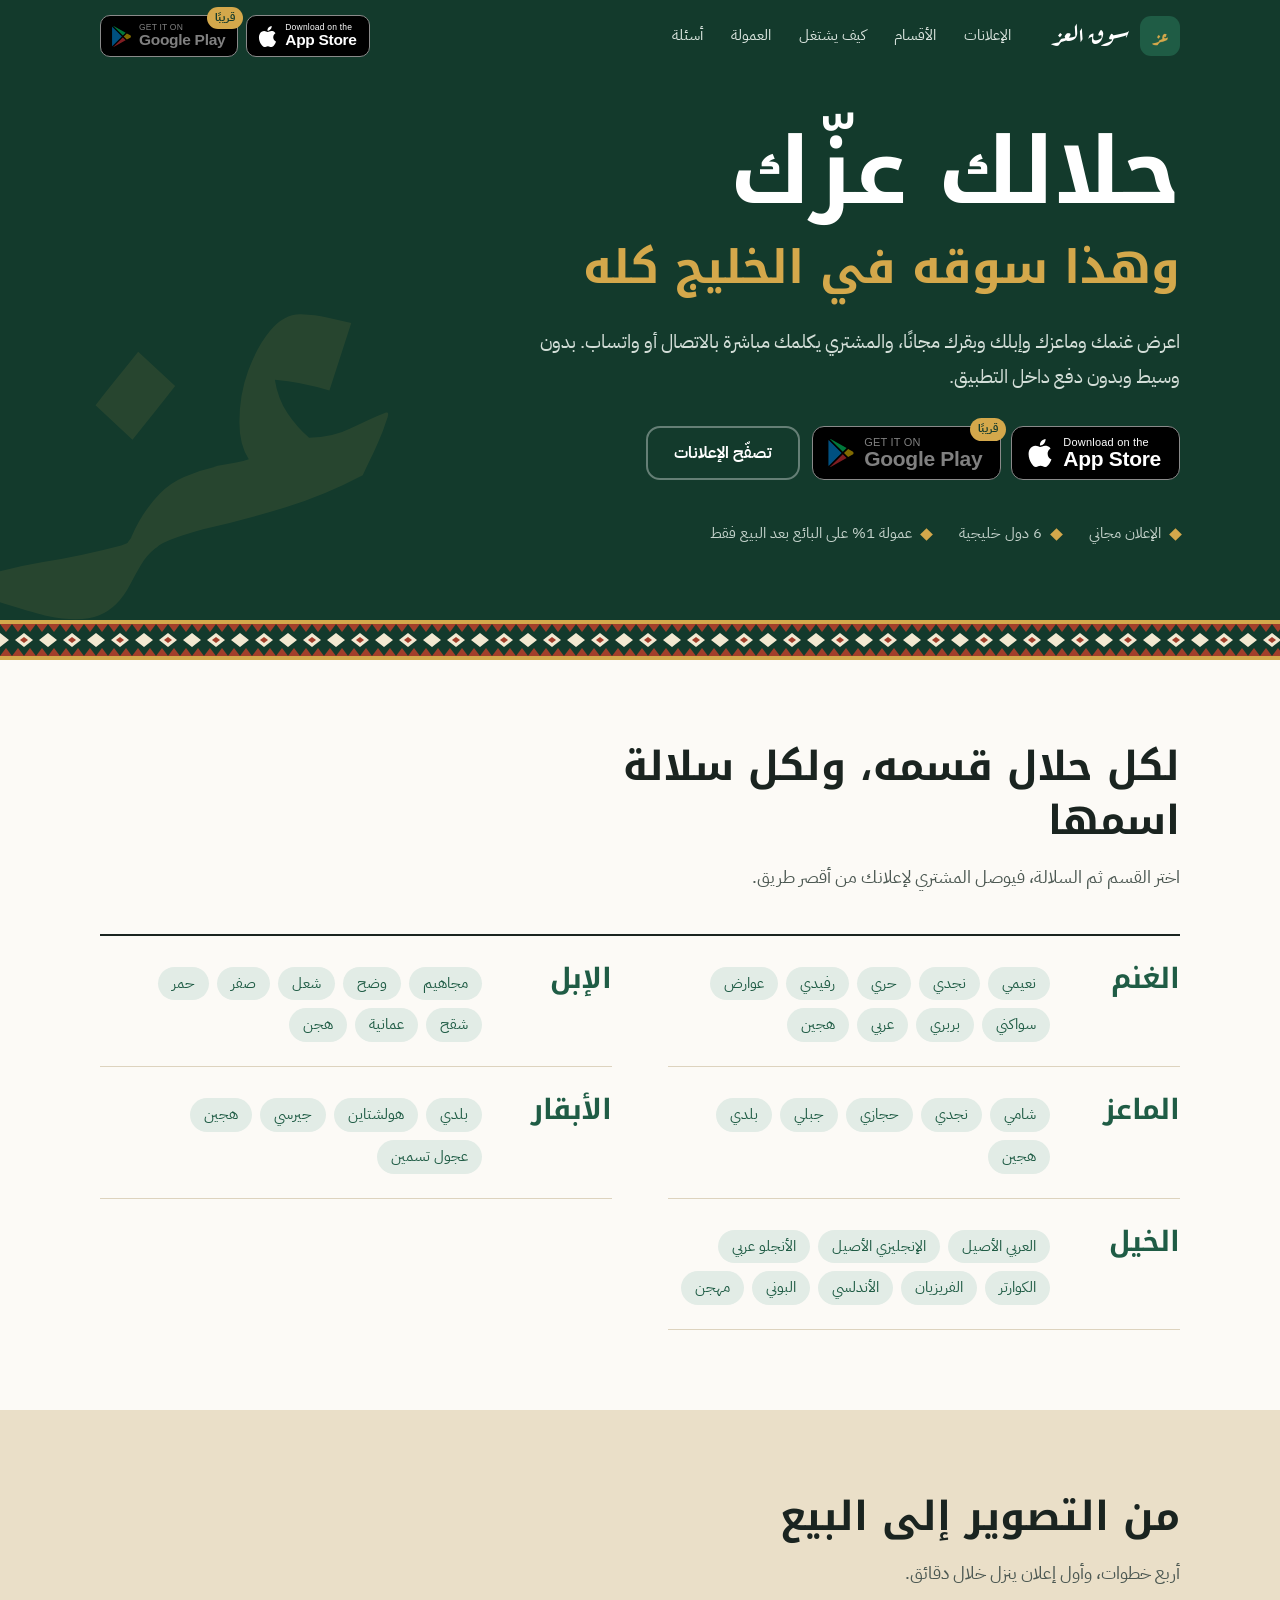
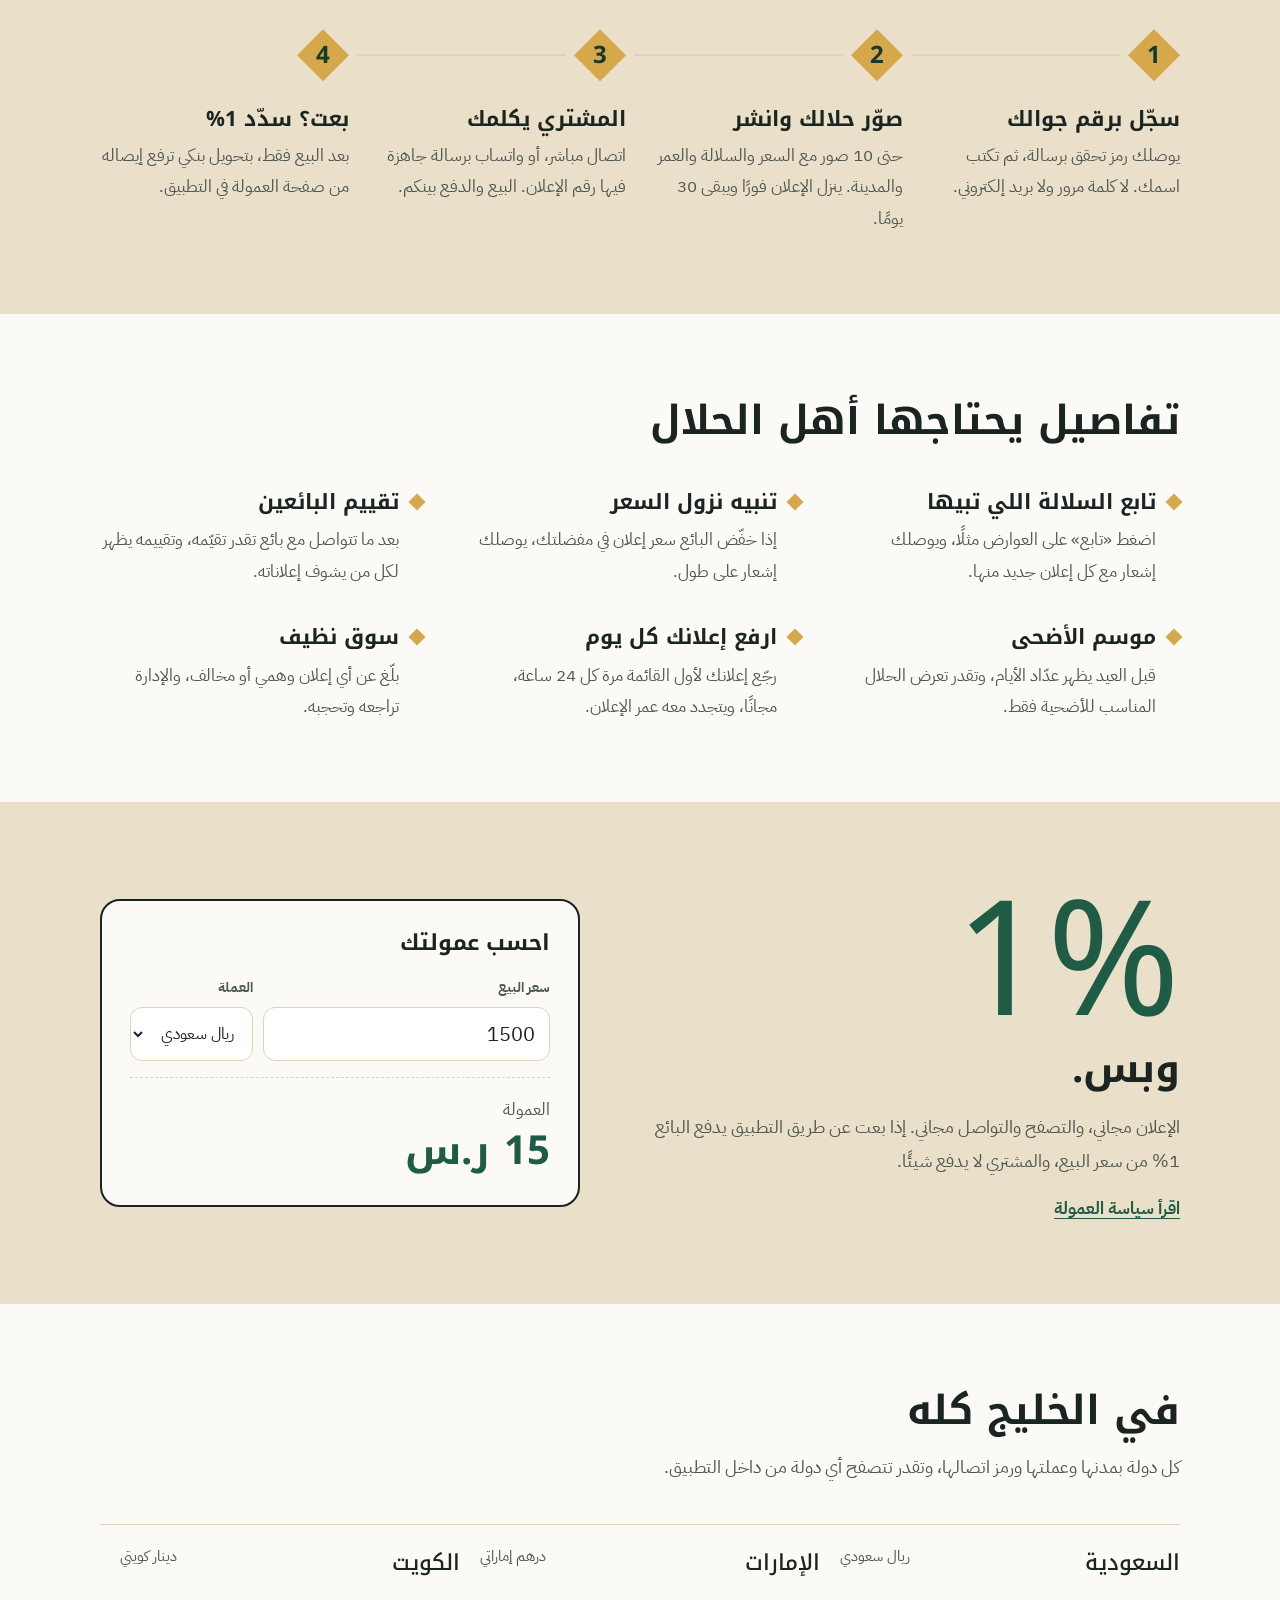
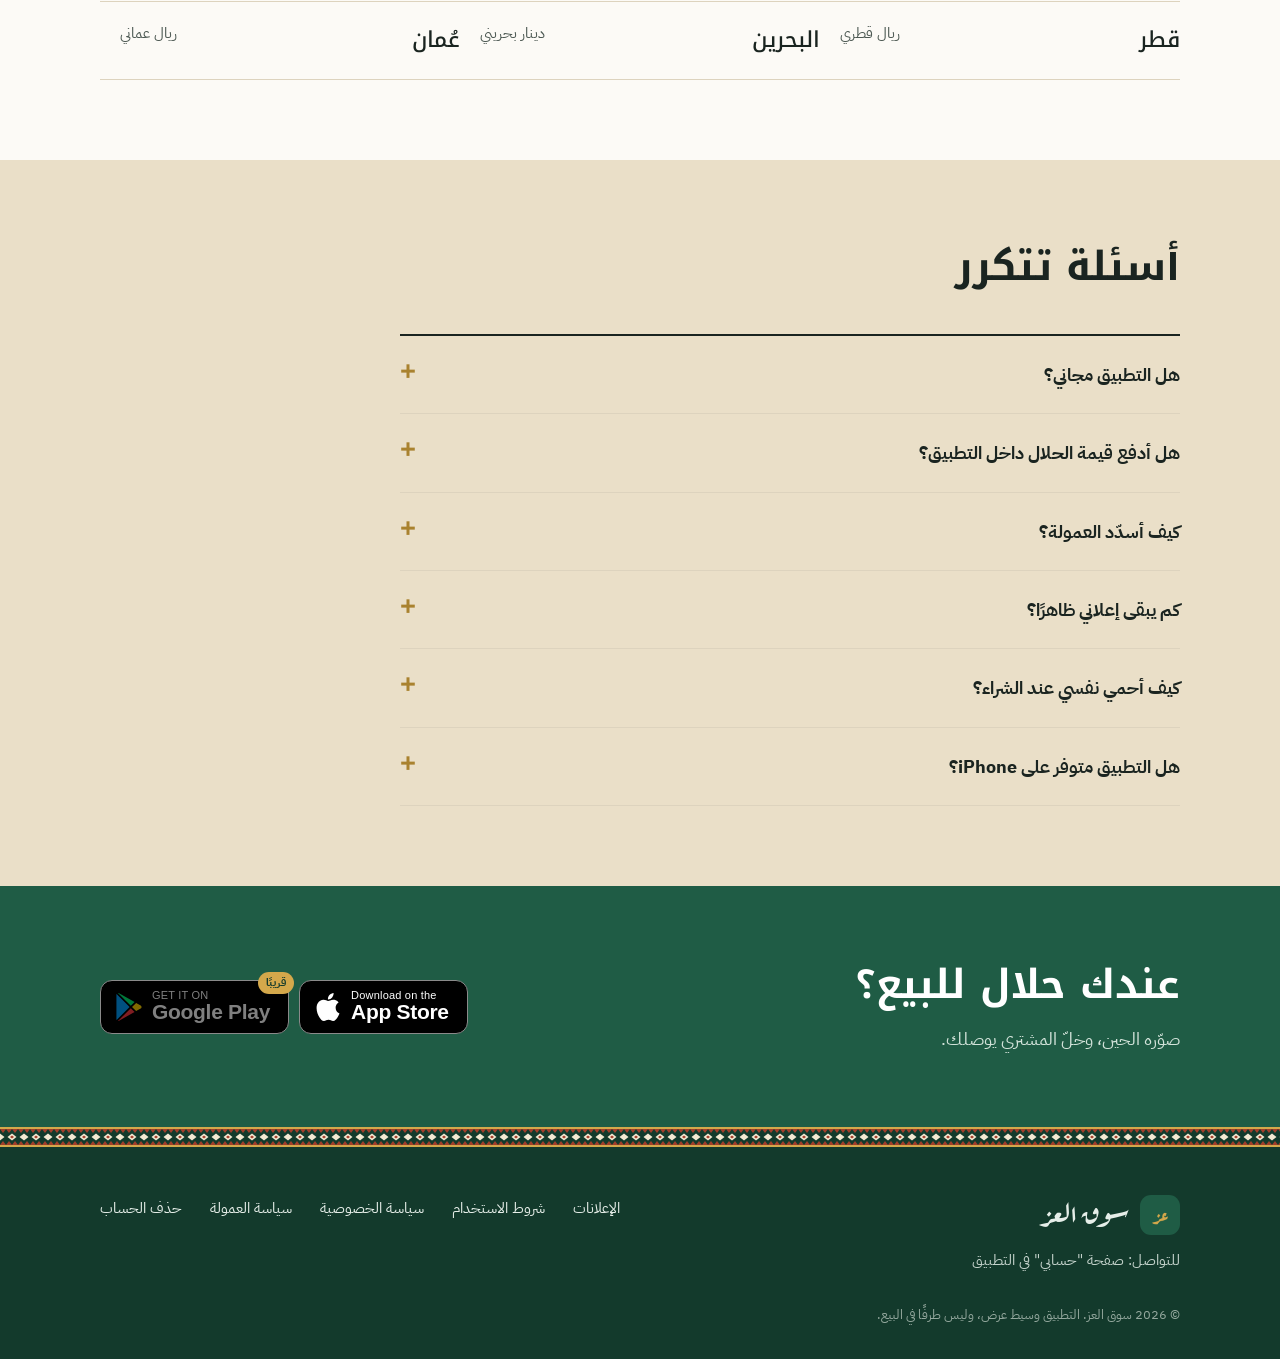
<file: index.html>
<!doctype html>
<html lang="ar" dir="rtl">
<head>
  <meta charset="utf-8">
  <meta name="viewport" content="width=device-width, initial-scale=1">
  <title>سوق العز | بيع وشراء الغنم والماعز والإبل والأبقار والخيل في الخليج</title>
  <meta name="description" content="سوق العز تطبيق إعلانات للحلال في دول الخليج الست. اعرض غنمك وماعزك وإبلك وبقرك وخيلك مجانًا، والمشتري يتواصل معك مباشرة بالاتصال أو واتساب.">
  <meta name="theme-color" content="#133A2C">
  <link rel="canonical" href="https://souqal3z.com/">
  <meta property="og:type" content="website">
  <meta property="og:site_name" content="سوق العز">
  <meta property="og:locale" content="ar_SA">
  <meta property="og:url" content="https://souqal3z.com/">
  <meta property="og:title" content="سوق العز: بيع وشراء الغنم والماعز والإبل والأبقار والخيل في الخليج">
  <meta property="og:description" content="اعرض حلالك مجانًا، والمشتري يتواصل معك مباشرة بالاتصال أو واتساب. في السعودية والإمارات والكويت وقطر والبحرين وعُمان.">
  <meta property="og:image" content="https://souqal3z.com/assets/og.png">
  <meta property="og:image:width" content="1200">
  <meta property="og:image:height" content="630">
  <meta name="twitter:card" content="summary_large_image">
  <link rel="apple-touch-icon" href="assets/icon.png">
  <script type="application/ld+json">
  {"@context":"https://schema.org","@graph":[
    {"@type":"Organization","@id":"https://souqal3z.com/#org","name":"سوق العز","alternateName":"Souq Al3z","url":"https://souqal3z.com/","logo":"https://souqal3z.com/assets/icon.png"},
    {"@type":"WebSite","@id":"https://souqal3z.com/#site","url":"https://souqal3z.com/","name":"سوق العز","inLanguage":"ar","publisher":{"@id":"https://souqal3z.com/#org"}}
  ]}
  </script>
  <link rel="icon" href="assets/favicon.png">
  <link rel="preconnect" href="https://fonts.googleapis.com">
  <link rel="preconnect" href="https://fonts.gstatic.com" crossorigin>
  <link rel="stylesheet" href="https://fonts.googleapis.com/css2?family=Aref+Ruqaa:wght@700&family=IBM+Plex+Sans+Arabic:wght@400;500;700&family=Noto+Kufi+Arabic:wght@500;700;800&display=swap">
  <link rel="stylesheet" href="assets/site.css">
  <script src="assets/config.js"></script>
</head>
<body>
  <header class="topbar">
    <div class="container">
      <a class="logo" href="./"><img src="assets/icon.png" alt=""><span>سوق العز</span></a>
      <nav class="nav" aria-label="القائمة">
        <a href="ads.html">الإعلانات</a>
        <a href="#herds">الأقسام</a>
        <a href="#how">كيف يشتغل</a>
        <a href="#commission">العمولة</a>
        <a href="#faq">أسئلة</a>
      </nav>
      <a class="btn gold sm" data-store>حمّل التطبيق</a>
    </div>
  </header>

  <main>
    <section class="hero">
      <div class="hero-mark" aria-hidden="true">عز</div>
      <div class="container">
        <h1>حلالك عزّك<span class="gold">وهذا سوقه في الخليج كله</span></h1>
        <p class="lead">اعرض غنمك وماعزك وإبلك وبقرك مجانًا، والمشتري يكلمك مباشرة بالاتصال أو واتساب. بدون وسيط وبدون دفع داخل التطبيق.</p>
        <div class="cta">
          <a class="btn gold" data-store>حمّل التطبيق</a>
          <a class="btn ghost" href="ads.html">تصفّح الإعلانات</a>
        </div>
        <ul class="facts">
          <li>الإعلان مجاني</li>
          <li>6 دول خليجية</li>
          <li>عمولة 1% على البائع بعد البيع فقط</li>
        </ul>
      </div>
    </section>
    <div class="sadu" aria-hidden="true"></div>

    <section class="section" id="herds">
      <div class="container">
        <div class="section-head">
          <h2>لكل حلال قسمه، ولكل سلالة اسمها</h2>
          <p>اختر القسم ثم السلالة، فيوصل المشتري لإعلانك من أقصر طريق.</p>
        </div>
        <div class="herds">
          <div class="herd">
            <h3><a href="ads.html?cat=sheep">الغنم</a></h3>
            <ul class="breeds"><li>نعيمي</li><li>نجدي</li><li>حري</li><li>رفيدي</li><li>عوارض</li><li>سواكني</li><li>بربري</li><li>عربي</li><li>هجين</li></ul>
          </div>
          <div class="herd">
            <h3><a href="ads.html?cat=camels">الإبل</a></h3>
            <ul class="breeds"><li>مجاهيم</li><li>وضح</li><li>شعل</li><li>صفر</li><li>حمر</li><li>شقح</li><li>عمانية</li><li>هجن</li></ul>
          </div>
          <div class="herd">
            <h3><a href="ads.html?cat=goats">الماعز</a></h3>
            <ul class="breeds"><li>شامي</li><li>نجدي</li><li>حجازي</li><li>جبلي</li><li>بلدي</li><li>هجين</li></ul>
          </div>
          <div class="herd">
            <h3><a href="ads.html?cat=cattle">الأبقار</a></h3>
            <ul class="breeds"><li>بلدي</li><li>هولشتاين</li><li>جيرسي</li><li>هجين</li><li>عجول تسمين</li></ul>
          </div>
          <div class="herd">
            <h3><a href="ads.html?cat=horses">الخيل</a></h3>
            <ul class="breeds"><li>العربي الأصيل</li><li>الإنجليزي الأصيل</li><li>الأنجلو عربي</li><li>الكوارتر</li><li>الفريزيان</li><li>الأندلسي</li><li>البوني</li><li>مهجن</li></ul>
          </div>
        </div>
      </div>
    </section>

    <section class="section sand" id="how">
      <div class="container">
        <div class="section-head">
          <h2>من التصوير إلى البيع</h2>
          <p>أربع خطوات، وأول إعلان ينزل خلال دقائق.</p>
        </div>
        <ol class="steps">
          <li>
            <h3>سجّل برقم جوالك</h3>
            <p>يوصلك رمز تحقق برسالة، ثم تكتب اسمك. لا كلمة مرور ولا بريد إلكتروني.</p>
          </li>
          <li>
            <h3>صوّر حلالك وانشر</h3>
            <p>حتى 10 صور مع السعر والسلالة والعمر والمدينة. ينزل الإعلان فورًا ويبقى 30 يومًا.</p>
          </li>
          <li>
            <h3>المشتري يكلمك</h3>
            <p>اتصال مباشر، أو واتساب برسالة جاهزة فيها رقم الإعلان. البيع والدفع بينكم.</p>
          </li>
          <li>
            <h3>بعت؟ سدّد 1%</h3>
            <p>بعد البيع فقط، بتحويل بنكي ترفع إيصاله من صفحة العمولة في التطبيق.</p>
          </li>
        </ol>
      </div>
    </section>

    <section class="section" id="features">
      <div class="container">
        <div class="section-head">
          <h2>تفاصيل يحتاجها أهل الحلال</h2>
        </div>
        <div class="features">
          <div class="feature">
            <h3>تابع السلالة اللي تبيها</h3>
            <p>اضغط «تابع» على العوارض مثلًا، ويوصلك إشعار مع كل إعلان جديد منها.</p>
          </div>
          <div class="feature">
            <h3>تنبيه نزول السعر</h3>
            <p>إذا خفّض البائع سعر إعلان في مفضلتك، يوصلك إشعار على طول.</p>
          </div>
          <div class="feature">
            <h3>تقييم البائعين</h3>
            <p>بعد ما تتواصل مع بائع تقدر تقيّمه، وتقييمه يظهر لكل من يشوف إعلاناته.</p>
          </div>
          <div class="feature">
            <h3>موسم الأضحى</h3>
            <p>قبل العيد يظهر عدّاد الأيام، وتقدر تعرض الحلال المناسب للأضحية فقط.</p>
          </div>
          <div class="feature">
            <h3>ارفع إعلانك كل يوم</h3>
            <p>رجّع إعلانك لأول القائمة مرة كل 24 ساعة، مجانًا، ويتجدد معه عمر الإعلان.</p>
          </div>
          <div class="feature">
            <h3>سوق نظيف</h3>
            <p>بلّغ عن أي إعلان وهمي أو مخالف، والإدارة تراجعه وتحجبه.</p>
          </div>
        </div>
      </div>
    </section>

    <section class="section sand" id="commission">
      <div class="container commission">
        <div class="copy">
          <div class="big">1%</div>
          <h2>وبس.</h2>
          <p>الإعلان مجاني، والتصفح والتواصل مجاني. إذا بعت عن طريق التطبيق يدفع البائع 1% من سعر البيع، والمشتري لا يدفع شيئًا.</p>
          <a href="commission.html">اقرأ سياسة العمولة</a>
        </div>
        <form class="calc" id="calc" onsubmit="return false">
          <h3>احسب عمولتك</h3>
          <div class="row">
            <div>
              <label for="amount">سعر البيع</label>
              <input id="amount" inputmode="decimal" autocomplete="off" value="1500" aria-describedby="result">
            </div>
            <div>
              <label for="currency">العملة</label>
              <select id="currency">
                <option value="ر.س">ريال سعودي</option>
                <option value="د.إ">درهم إماراتي</option>
                <option value="د.ك">دينار كويتي</option>
                <option value="ر.ق">ريال قطري</option>
                <option value="د.ب">دينار بحريني</option>
                <option value="ر.ع">ريال عماني</option>
              </select>
            </div>
          </div>
          <output id="result" for="amount currency" aria-live="polite">العمولة<b>15 ر.س</b></output>
        </form>
      </div>
    </section>

    <section class="section" id="countries">
      <div class="container">
        <div class="section-head">
          <h2>في الخليج كله</h2>
          <p>كل دولة بمدنها وعملتها ورمز اتصالها، وتقدر تتصفح أي دولة من داخل التطبيق.</p>
        </div>
        <ul class="countries">
          <li><b>السعودية</b><span>ريال سعودي</span></li>
          <li><b>الإمارات</b><span>درهم إماراتي</span></li>
          <li><b>الكويت</b><span>دينار كويتي</span></li>
          <li><b>قطر</b><span>ريال قطري</span></li>
          <li><b>البحرين</b><span>دينار بحريني</span></li>
          <li><b>عُمان</b><span>ريال عماني</span></li>
        </ul>
      </div>
    </section>

    <section class="section sand" id="faq">
      <div class="container">
        <div class="section-head">
          <h2>أسئلة تتكرر</h2>
        </div>
        <div class="faq">
          <details>
            <summary>هل التطبيق مجاني؟</summary>
            <p>نعم. التسجيل ونشر الإعلانات والتصفح والتواصل كلها مجانية. العمولة الوحيدة 1% يدفعها البائع بعد إتمام البيع.</p>
          </details>
          <details>
            <summary>هل أدفع قيمة الحلال داخل التطبيق؟</summary>
            <p>لا. سوق العز للعرض والتواصل فقط. البيع والدفع بين البائع والمشتري مباشرة، والتطبيق لا يستلم أي مبلغ بينهم.</p>
          </details>
          <details>
            <summary>كيف أسدّد العمولة؟</summary>
            <p>من صفحة «العمولة» في التطبيق: تحسب المبلغ، وتحوّل على الحساب البنكي الظاهر، ثم ترفع صورة الإيصال. يصلك إشعار عند اعتماده.</p>
          </details>
          <details>
            <summary>كم يبقى إعلاني ظاهرًا؟</summary>
            <p>30 يومًا من آخر رفع. يصلك تنبيه قبل انتهائه، وتقدر ترفعه مرة كل 24 ساعة فيرجع لأول القائمة ويتجدد عمره.</p>
          </details>
          <details>
            <summary>كيف أحمي نفسي عند الشراء؟</summary>
            <p>عاين الحلال بنفسك قبل الدفع، ولا تحوّل عربونًا لشخص ما قابلته. وإذا شككت في إعلان، بلّغ عنه من داخل التطبيق.</p>
          </details>
          <details>
            <summary>هل التطبيق متوفر على iPhone؟</summary>
            <p>نعم، سوق العز متوفر الآن على App Store لأجهزة iPhone، ونسخة Android قريبًا على Google Play.</p>
          </details>
        </div>
      </div>
    </section>

    <section class="closing">
      <div class="container">
        <div>
          <h2>عندك حلال للبيع؟</h2>
          <p>صوّره الحين، وخلّ المشتري يوصلك.</p>
        </div>
        <a class="btn gold" data-store>حمّل التطبيق</a>
      </div>
    </section>
  </main>

  <div class="sadu thin" aria-hidden="true"></div>
  <footer class="footer">
    <div class="container">
      <div>
        <a class="logo" href="./"><img src="assets/icon.png" alt=""><span>سوق العز</span></a>
        <p style="margin-top:12px">للتواصل: <span data-contact>…</span></p>
      </div>
      <nav aria-label="روابط">
        <a href="ads.html">الإعلانات</a>
        <a href="terms.html">شروط الاستخدام</a>
        <a href="privacy.html">سياسة الخصوصية</a>
        <a href="commission.html">سياسة العمولة</a>
        <a href="delete-account.html">حذف الحساب</a>
      </nav>
      <p class="small">© <span id="year">2026</span> سوق العز. التطبيق وسيط عرض، وليس طرفًا في البيع.</p>
    </div>
  </footer>

  <script>
    window.souqStoreButtons();
    window.souqFillContact();
    document.getElementById('year').textContent = new Date().getFullYear();

    (function () {
      var amount = document.getElementById('amount');
      var currency = document.getElementById('currency');
      var result = document.getElementById('result');
      function toLatin(s) {
        return s.replace(/[٠-٩]/g, function (d) { return d.charCodeAt(0) - 0x0660; })
                .replace(/[۰-۹]/g, function (d) { return d.charCodeAt(0) - 0x06F0; })
                .replace(/[,،\s]/g, '').replace('٫', '.');
      }
      function update() {
        var n = parseFloat(toLatin(amount.value));
        var b = document.createElement('b');
        if (!isFinite(n) || n <= 0) {
          b.textContent = '—';
        } else {
          var fee = Math.round(n) / 100;
          b.textContent = fee.toLocaleString('en-US', { maximumFractionDigits: 2 }) + ' ' + currency.value;
        }
        result.replaceChildren(document.createTextNode('العمولة'), b);
      }
      amount.addEventListener('input', update);
      currency.addEventListener('change', update);
      update();
    })();
  </script>
</body>
</html>
</file>
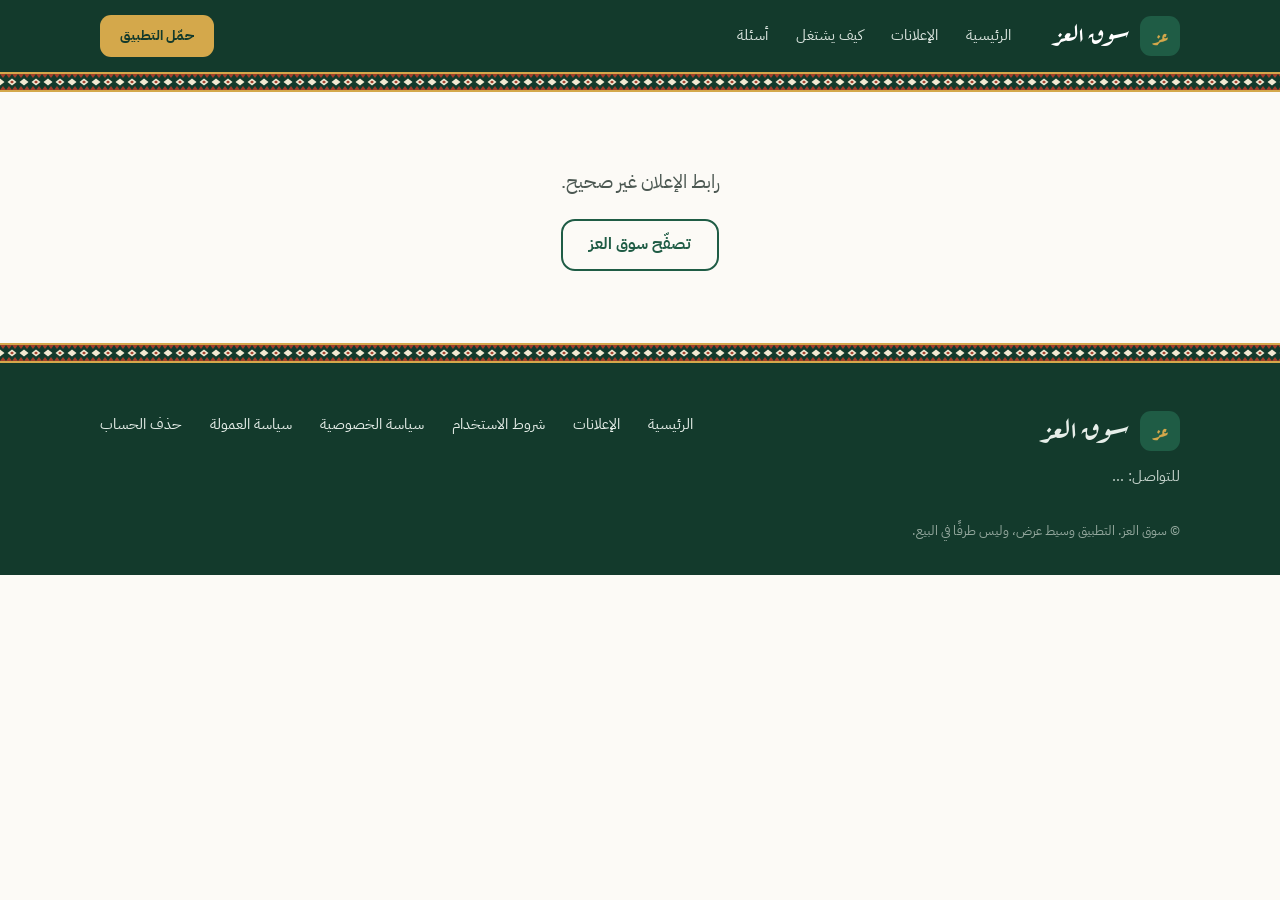
<file: ad.html>
<!doctype html>
<html lang="ar" dir="rtl">
<head>
  <meta charset="utf-8">
  <meta name="viewport" content="width=device-width, initial-scale=1">
  <title>إعلان في سوق العز</title>
  <meta name="description" content="إعلان حلال في سوق العز: غنم وماعز وإبل وأبقار في دول الخليج.">
  <meta name="theme-color" content="#133A2C">
  <link rel="canonical" href="https://souqal3z.com/ad.html">
  <meta property="og:type" content="website">
  <meta property="og:site_name" content="سوق العز">
  <meta property="og:locale" content="ar_SA">
  <meta property="og:url" content="https://souqal3z.com/ad.html">
  <meta property="og:title" content="إعلان في سوق العز">
  <meta property="og:description" content="غنم وماعز وإبل وأبقار في دول الخليج">
  <meta property="og:image" content="https://souqal3z.com/assets/og.png">
  <meta property="og:image:width" content="1200">
  <meta property="og:image:height" content="630">
  <meta name="twitter:card" content="summary_large_image">
  <link rel="apple-touch-icon" href="assets/icon.png">
  <link rel="icon" href="assets/favicon.png">
  <link rel="preconnect" href="https://fonts.googleapis.com">
  <link rel="preconnect" href="https://fonts.gstatic.com" crossorigin>
  <link rel="stylesheet" href="https://fonts.googleapis.com/css2?family=Aref+Ruqaa:wght@700&family=IBM+Plex+Sans+Arabic:wght@400;500;700&family=Noto+Kufi+Arabic:wght@500;700;800&display=swap">
  <link rel="stylesheet" href="assets/site.css">
  <script src="assets/config.js"></script>
</head>
<body>
  <header class="topbar">
    <div class="container">
      <a class="logo" href="./"><img src="assets/icon.png" alt=""><span>سوق العز</span></a>
      <nav class="nav" aria-label="القائمة">
        <a href="./">الرئيسية</a>
        <a href="ads.html">الإعلانات</a>
        <a href="./#how">كيف يشتغل</a>
        <a href="./#faq">أسئلة</a>
      </nav>
      <a class="btn gold sm" data-store>حمّل التطبيق</a>
    </div>
  </header>
  <div class="sadu thin" aria-hidden="true"></div>

  <main class="container" id="app">
    <div class="ad-state"><p>جارٍ تحميل الإعلان…</p></div>
  </main>

  <div class="sadu thin" aria-hidden="true"></div>
  <footer class="footer">
    <div class="container">
      <div>
        <a class="logo" href="./"><img src="assets/icon.png" alt=""><span>سوق العز</span></a>
        <p style="margin-top:12px">للتواصل: <span data-contact>…</span></p>
      </div>
      <nav aria-label="روابط">
        <a href="./">الرئيسية</a>
        <a href="ads.html">الإعلانات</a>
        <a href="terms.html">شروط الاستخدام</a>
        <a href="privacy.html">سياسة الخصوصية</a>
        <a href="commission.html">سياسة العمولة</a>
        <a href="delete-account.html">حذف الحساب</a>
      </nav>
      <p class="small">© سوق العز. التطبيق وسيط عرض، وليس طرفًا في البيع.</p>
    </div>
  </footer>

  <script>
    (function () {
      var S = window.SOUQ;
      var app = document.getElementById('app');
      var id = Number(new URLSearchParams(location.search).get('id'));
      var SYMBOLS = { SAR: 'ر.س', AED: 'د.إ', KWD: 'د.ك', QAR: 'ر.ق', BHD: 'د.ب', OMR: 'ر.ع' };
      var GENDER = { male: 'ذكر', female: 'أنثى', mixed: 'مختلط' };

      function el(tag, cls, text) {
        var n = document.createElement(tag);
        if (cls) n.className = cls;
        if (text != null) n.textContent = text;
        return n;
      }

      function openAppUrl(adId) {
        var fallback = S.storeLive ? S.storeUrl : location.origin + location.pathname.replace(/ad\.html$/, '');
        if (/android/i.test(navigator.userAgent || '')) {
          return 'intent://ad/' + adId + '#Intent;scheme=' + S.scheme + ';package=' + S.androidPackage +
            ';S.browser_fallback_url=' + encodeURIComponent(fallback) + ';end';
        }
        return S.scheme + '://ad/' + adId;
      }

      function photoUrl(path) {
        return S.supabaseUrl + '/storage/v1/object/public/ad-media/' + path.split('/').map(encodeURIComponent).join('/');
      }

      function storeButton(cls) {
        var a = el('a', 'btn ' + cls, 'حمّل التطبيق');
        a.setAttribute('data-store', '');
        return a;
      }

      function setMeta(sel, attr, value) {
        var el = document.querySelector(sel);
        if (el) el.setAttribute(attr, value);
      }

      function noIndex() {
        var m = document.createElement('meta');
        m.name = 'robots';
        m.content = 'noindex';
        document.head.appendChild(m);
      }

      function showMessage(text) {
        noIndex();
        var box = el('div', 'ad-state');
        box.appendChild(el('p', null, text));
        var home = el('a', 'btn outline', 'تصفّح سوق العز');
        home.href = './';
        box.appendChild(home);
        app.replaceChildren(box);
      }

      function gallery(ad) {
        var wrap = el('div', 'gallery');
        var media = (ad.media || []).slice().sort(function (a, b) { return a.sort_order - b.sort_order; });
        if (!media.length) {
          wrap.appendChild(el('div', 'main empty', 'لا توجد صور لهذا الإعلان'));
          return wrap;
        }
        var main = el('img', 'main');
        main.src = photoUrl(media[0].storage_path);
        main.alt = ad.title;
        wrap.appendChild(main);
        if (media.length > 1) {
          var thumbs = el('div', 'thumbs');
          media.forEach(function (m, i) {
            var b = el('button');
            b.type = 'button';
            b.setAttribute('aria-label', 'الصورة ' + (i + 1));
            b.setAttribute('aria-pressed', i === 0 ? 'true' : 'false');
            var t = el('img');
            t.src = photoUrl(m.storage_path);
            t.alt = '';
            t.loading = 'lazy';
            b.appendChild(t);
            b.addEventListener('click', function () {
              main.src = t.src;
              thumbs.querySelectorAll('button').forEach(function (x) { x.setAttribute('aria-pressed', 'false'); });
              b.setAttribute('aria-pressed', 'true');
            });
            thumbs.appendChild(b);
          });
          wrap.appendChild(thumbs);
        }
        return wrap;
      }

      function priceBlock(ad) {
        var box = el('div', 'ad-price');
        if (ad.price == null) {
          box.textContent = 'على السوم';
        } else {
          box.textContent = Number(ad.price).toLocaleString('en-US', { maximumFractionDigits: 2 }) + ' ' +
            (SYMBOLS[ad.currency_code] || ad.currency_code);
          if (ad.is_negotiable) box.appendChild(el('small', null, 'السعر قابل للتفاوض'));
        }
        return box;
      }

      function specs(ad) {
        var rows = [
          ['القسم', ad.category && ad.category.name_ar],
          ['السلالة', ad.breed && ad.breed.name_ar],
          ['العمر', ad.age && ad.age.name_ar],
          ['الجنس', GENDER[ad.gender]],
          ['العدد', ad.quantity > 1 ? ad.quantity + ' رأس' : (ad.quantity === 1 ? 'رأس واحد' : null)],
          ['المدينة', ad.city && ad.city.name_ar],
          ['للأضحية', ad.is_udhiya ? 'مناسب للأضحية' : null],
          ['رقم الإعلان', String(ad.id)],
        ].filter(function (r) { return r[1]; });
        var dl = el('dl', 'specs');
        rows.forEach(function (r) {
          var d = el('div');
          d.appendChild(el('dt', null, r[0]));
          d.appendChild(el('dd', null, r[1]));
          dl.appendChild(d);
        });
        return dl;
      }

      if (!id) return showMessage('رابط الإعلان غير صحيح.');

      var select = 'id,title,price,is_negotiable,currency_code,quantity,gender,status,is_udhiya,description,' +
        'city:cities(name_ar),breed:breeds(name_ar),category:categories(name_ar),age:age_options(name_ar),' +
        'media:ad_media(storage_path,sort_order)';

      window.souqFetch('ads?select=' + encodeURIComponent(select) + '&id=eq.' + id).then(function (rows) {
        var ad = rows[0];
        if (!ad) return showMessage('هذا الإعلان لم يعد متاحًا، ربما بيع الحلال أو حُذف الإعلان.');
        document.title = ad.title + ' | سوق العز';
        var pageUrl = 'https://souqal3z.com/ad/' + ad.id;
        var summary = [ad.category && ad.category.name_ar, ad.breed && ad.breed.name_ar, ad.city && ad.city.name_ar]
          .filter(Boolean).join('، ');
        var desc = (summary ? summary + '. ' : '') + (ad.description || 'إعلان حلال في سوق العز').slice(0, 140);
        setMeta('link[rel=canonical]', 'href', pageUrl);
        setMeta('meta[name=description]', 'content', desc);
        setMeta('meta[property="og:url"]', 'content', pageUrl);
        setMeta('meta[property="og:title"]', 'content', ad.title);
        setMeta('meta[property="og:description"]', 'content', desc);

        var info = el('div', 'ad-info');
        info.appendChild(el('h1', null, ad.title));
        info.appendChild(priceBlock(ad));
        info.appendChild(specs(ad));
        if (ad.description) info.appendChild(el('p', 'ad-desc', ad.description));

        var actions = el('div', 'ad-actions');
        var open = el('a', 'btn green', 'افتح الإعلان في التطبيق');
        open.href = openAppUrl(ad.id);
        actions.appendChild(open);
        actions.appendChild(storeButton('outline'));
        info.appendChild(actions);

        var safety = el('div', 'safety');
        safety.appendChild(el('b', null, 'قبل ما تشتري'));
        safety.appendChild(document.createTextNode('رقم البائع داخل التطبيق. عاين الحلال بنفسك قبل الدفع، ولا تحوّل عربونًا لشخص ما قابلته.'));
        info.appendChild(safety);

        var page = el('div', 'ad');
        page.appendChild(gallery(ad));
        page.appendChild(info);
        app.replaceChildren(page);
        window.souqStoreButtons();
      }).catch(function () {
        showMessage('تعذّر تحميل الإعلان. تأكد من اتصالك بالإنترنت وحاول مرة ثانية.');
      });

      window.souqStoreButtons();
      window.souqFillContact();
    })();
  </script>
</body>
</html>
</file>
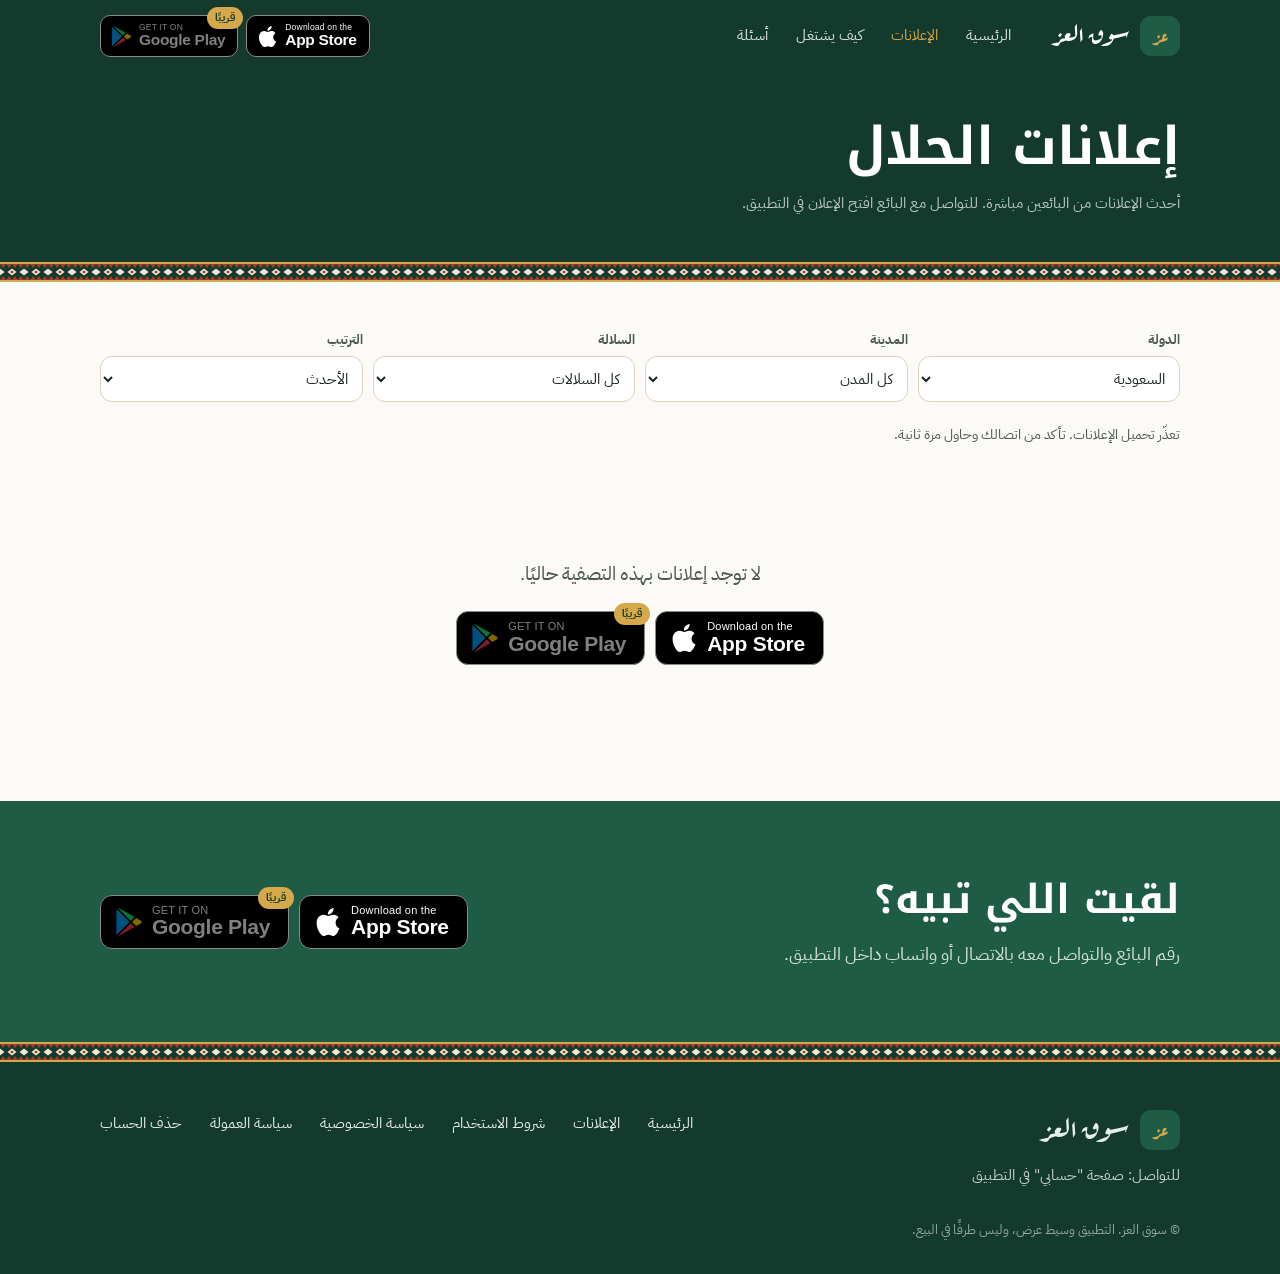
<file: ads.html>
<!doctype html>
<html lang="ar" dir="rtl">
<head>
  <meta charset="utf-8">
  <meta name="viewport" content="width=device-width, initial-scale=1">
  <title>إعلانات الغنم والماعز والإبل والأبقار | سوق العز</title>
  <meta name="description" content="تصفّح أحدث إعلانات الحلال في السعودية ودول الخليج: غنم نعيمي ونجدي وعوارض، وإبل وماعز وأبقار، بالأسعار والصور والمدينة.">
  <meta name="theme-color" content="#133A2C">
  <link rel="canonical" href="https://souqal3z.com/ads.html">
  <meta property="og:type" content="website">
  <meta property="og:site_name" content="سوق العز">
  <meta property="og:locale" content="ar_SA">
  <meta property="og:url" content="https://souqal3z.com/ads.html">
  <meta property="og:title" content="إعلانات الحلال | سوق العز">
  <meta property="og:description" content="أحدث إعلانات الغنم والماعز والإبل والأبقار في دول الخليج">
  <meta property="og:image" content="https://souqal3z.com/assets/og.png">
  <meta property="og:image:width" content="1200">
  <meta property="og:image:height" content="630">
  <meta name="twitter:card" content="summary_large_image">
  <link rel="apple-touch-icon" href="assets/icon.png">
  <link rel="icon" href="assets/favicon.png">
  <link rel="preconnect" href="https://fonts.googleapis.com">
  <link rel="preconnect" href="https://fonts.gstatic.com" crossorigin>
  <link rel="stylesheet" href="https://fonts.googleapis.com/css2?family=Aref+Ruqaa:wght@700&family=IBM+Plex+Sans+Arabic:wght@400;500;700&family=Noto+Kufi+Arabic:wght@500;700;800&display=swap">
  <link rel="stylesheet" href="assets/site.css">
  <script src="assets/config.js"></script>
</head>
<body>
  <header class="topbar">
    <div class="container">
      <a class="logo" href="./"><img src="assets/icon.png" alt=""><span>سوق العز</span></a>
      <nav class="nav" aria-label="القائمة">
        <a href="./">الرئيسية</a>
        <a href="ads.html" aria-current="page">الإعلانات</a>
        <a href="./#how">كيف يشتغل</a>
        <a href="./#faq">أسئلة</a>
      </nav>
      <a class="btn gold sm" data-store>حمّل التطبيق</a>
    </div>
  </header>

  <div class="page-head browse-head">
    <div class="container">
      <h1 id="heading">إعلانات الحلال</h1>
      <p id="subheading">أحدث الإعلانات من البائعين مباشرة. للتواصل مع البائع افتح الإعلان في التطبيق.</p>
    </div>
  </div>
  <div class="sadu thin" aria-hidden="true"></div>

  <main class="container browse">
    <section class="filters" aria-label="تصفية الإعلانات">
      <div class="seg" role="group" aria-label="القسم" id="cats"></div>
      <div class="selects">
        <label>الدولة
          <select id="country"></select>
        </label>
        <label>المدينة
          <select id="city"><option value="">كل المدن</option></select>
        </label>
        <label>السلالة
          <select id="breed"><option value="">كل السلالات</option></select>
        </label>
        <label>الترتيب
          <select id="sort">
            <option value="new">الأحدث</option>
            <option value="price_asc">السعر: من الأقل</option>
            <option value="price_desc">السعر: من الأعلى</option>
          </select>
        </label>
      </div>
    </section>

    <p class="result-count" id="count" aria-live="polite"></p>
    <div class="ads-grid" id="grid"></div>
    <div class="browse-more">
      <button class="btn outline" id="more" hidden>عرض المزيد</button>
    </div>
    <div class="ad-state" id="empty" hidden>
      <p id="emptyText">لا توجد إعلانات بهذه التصفية حاليًا.</p>
      <a class="btn green" data-store>حمّل التطبيق وأضف إعلانك</a>
    </div>
  </main>

  <section class="closing">
    <div class="container">
      <div>
        <h2>لقيت اللي تبيه؟</h2>
        <p>رقم البائع والتواصل معه بالاتصال أو واتساب داخل التطبيق.</p>
      </div>
      <a class="btn gold" data-store>حمّل التطبيق</a>
    </div>
  </section>

  <div class="sadu thin" aria-hidden="true"></div>
  <footer class="footer">
    <div class="container">
      <div>
        <a class="logo" href="./"><img src="assets/icon.png" alt=""><span>سوق العز</span></a>
        <p style="margin-top:12px">للتواصل: <span data-contact>…</span></p>
      </div>
      <nav aria-label="روابط">
        <a href="./">الرئيسية</a>
        <a href="ads.html">الإعلانات</a>
        <a href="terms.html">شروط الاستخدام</a>
        <a href="privacy.html">سياسة الخصوصية</a>
        <a href="commission.html">سياسة العمولة</a>
        <a href="delete-account.html">حذف الحساب</a>
      </nav>
      <p class="small">© سوق العز. التطبيق وسيط عرض، وليس طرفًا في البيع.</p>
    </div>
  </footer>

  <script>
    (function () {
      var S = window.SOUQ;
      var PAGE = 24;
      var LIFETIME_DAYS = 30;
      var COUNTRIES = [
        { code: 'SA', name: 'السعودية', sym: 'ر.س' },
        { code: 'AE', name: 'الإمارات', sym: 'د.إ' },
        { code: 'KW', name: 'الكويت', sym: 'د.ك' },
        { code: 'QA', name: 'قطر', sym: 'ر.ق' },
        { code: 'BH', name: 'البحرين', sym: 'د.ب' },
        { code: 'OM', name: 'عُمان', sym: 'ر.ع' },
      ];
      var SYMBOLS = {};
      COUNTRIES.forEach(function (c) { SYMBOLS[c.code] = c.sym; });
      SYMBOLS.SAR = 'ر.س'; SYMBOLS.AED = 'د.إ'; SYMBOLS.KWD = 'د.ك'; SYMBOLS.QAR = 'ر.ق'; SYMBOLS.BHD = 'د.ب'; SYMBOLS.OMR = 'ر.ع';

      var el = function (tag, cls, text) {
        var n = document.createElement(tag);
        if (cls) n.className = cls;
        if (text != null) n.textContent = text;
        return n;
      };
      var $ = function (id) { return document.getElementById(id); };

      var params = new URLSearchParams(location.search);
      var state = {
        country: params.get('country') || 'SA',
        cat: params.get('cat') || '',
        city: params.get('city') || '',
        breed: params.get('breed') || '',
        sort: params.get('sort') || 'new',
        offset: 0,
      };
      var categories = [];
      var breeds = [];
      var cities = [];

      function country() {
        return COUNTRIES.filter(function (c) { return c.code === state.country; })[0] || COUNTRIES[0];
      }
      function category() {
        return categories.filter(function (c) { return c.slug === state.cat; })[0] || null;
      }
      function nameOf(list, id) {
        var f = list.filter(function (x) { return String(x.id) === String(id); })[0];
        return f ? f.name_ar : '';
      }

      function photoUrl(path) {
        return S.supabaseUrl + '/storage/v1/object/public/ad-media/' + path.split('/').map(encodeURIComponent).join('/');
      }

      function timeAgo(iso) {
        var mins = Math.floor((Date.now() - new Date(iso).getTime()) / 60000);
        if (mins < 60) return 'قبل دقائق';
        var h = Math.floor(mins / 60);
        if (h < 24) return h === 1 ? 'قبل ساعة' : h === 2 ? 'قبل ساعتين' : 'قبل ' + h + (h <= 10 ? ' ساعات' : ' ساعة');
        var d = Math.floor(h / 24);
        if (d === 1) return 'أمس';
        if (d === 2) return 'قبل يومين';
        return 'قبل ' + d + (d <= 10 ? ' أيام' : ' يومًا');
      }

      function priceText(ad) {
        if (ad.price == null) return 'على السوم';
        return Number(ad.price).toLocaleString('en-US', { maximumFractionDigits: 2 }) + ' ' + (SYMBOLS[ad.currency_code] || ad.currency_code);
      }

      // ---------- العنوان والرابط حسب التصفية (للبحث والمشاركة) ----------
      function syncUrlAndMeta() {
        var q = new URLSearchParams();
        if (state.country !== 'SA') q.set('country', state.country);
        if (state.cat) q.set('cat', state.cat);
        if (state.city) q.set('city', state.city);
        if (state.breed) q.set('breed', state.breed);
        if (state.sort !== 'new') q.set('sort', state.sort);
        var qs = q.toString();
        history.replaceState(null, '', 'ads.html' + (qs ? '?' + qs : ''));

        var cat = category();
        var what = state.breed ? nameOf(breeds, state.breed) : (cat ? cat.name_ar : 'الحلال');
        var where = state.city ? nameOf(cities, state.city) : country().name;
        var heading = (cat || state.breed ? what : 'إعلانات الحلال') + ' للبيع في ' + where;
        $('heading').textContent = heading;
        document.title = heading + ' | سوق العز';
        var desc = 'أحدث إعلانات ' + what + ' للبيع في ' + where + ' بالأسعار والصور. تواصل مع البائع مباشرة عبر تطبيق سوق العز.';
        document.querySelector('meta[name=description]').setAttribute('content', desc);
        q.delete('sort');
        var cqs = q.toString();
        document.querySelector('link[rel=canonical]').setAttribute('href', 'https://souqal3z.com/ads.html' + (cqs ? '?' + cqs : ''));
      }

      // ---------- عناصر التصفية ----------
      function renderCats() {
        var box = $('cats');
        box.replaceChildren();
        [{ slug: '', name_ar: 'الكل' }].concat(categories).forEach(function (c) {
          var b = el('button', null, c.name_ar);
          b.type = 'button';
          b.setAttribute('aria-pressed', String(state.cat === c.slug));
          b.addEventListener('click', function () {
            if (state.cat === c.slug) return;
            state.cat = c.slug;
            state.breed = '';
            renderCats();
            renderBreeds();
            reload();
          });
          box.appendChild(b);
        });
      }

      function fillSelect(select, firstLabel, list, value) {
        select.replaceChildren(el('option', null, firstLabel));
        select.firstChild.value = '';
        list.forEach(function (x) {
          var o = el('option', null, x.name_ar);
          o.value = String(x.id);
          select.appendChild(o);
        });
        select.value = value || '';
      }

      function renderBreeds() {
        var cat = category();
        var list = cat ? breeds.filter(function (b) { return b.category_id === cat.id; }) : [];
        fillSelect($('breed'), cat ? 'كل السلالات' : 'اختر القسم أولًا', list, state.breed);
        $('breed').disabled = !cat;
      }

      function loadCities() {
        return window.souqFetch('cities?select=id,name_ar&is_active=eq.true&country_code=eq.' + state.country + '&order=sort_order')
          .then(function (rows) {
            cities = rows;
            if (state.city && !rows.some(function (c) { return String(c.id) === state.city; })) state.city = '';
            fillSelect($('city'), 'كل المدن', rows, state.city);
          });
      }

      // ---------- الإعلانات ----------
      function query() {
        var cutoff = new Date(Date.now() - LIFETIME_DAYS * 86400000).toISOString();
        var q = 'ads?select=' + encodeURIComponent('id,title,price,currency_code,is_negotiable,quantity,bumped_at,is_udhiya,city:cities(name_ar),breed:breeds(name_ar),media:ad_media(storage_path,sort_order)') +
          '&status=eq.active&blocked_at=is.null&bumped_at=gt.' + encodeURIComponent(cutoff) +
          '&country_code=eq.' + state.country;
        var cat = category();
        if (cat) q += '&category_id=eq.' + cat.id;
        if (state.city) q += '&city_id=eq.' + encodeURIComponent(state.city);
        if (state.breed) q += '&breed_id=eq.' + encodeURIComponent(state.breed);
        q += '&order=' + (state.sort === 'price_asc' ? 'price.asc.nullslast' : state.sort === 'price_desc' ? 'price.desc.nullslast' : 'bumped_at.desc');
        q += '&limit=' + (PAGE + 1) + '&offset=' + state.offset;
        return q;
      }

      function card(ad) {
        var a = el('a', 'ad-card');
        a.href = 'ad.html?id=' + ad.id;
        var media = (ad.media || []).slice().sort(function (x, y) { return x.sort_order - y.sort_order; });
        var pic = el('div', 'ad-card-pic');
        if (media.length) {
          var img = el('img');
          img.src = photoUrl(media[0].storage_path);
          img.alt = ad.title;
          img.loading = 'lazy';
          img.decoding = 'async';
          pic.appendChild(img);
        }
        if (ad.is_udhiya) pic.appendChild(el('span', 'ad-card-tag', 'للأضحية'));
        a.appendChild(pic);
        var body = el('div', 'ad-card-body');
        body.appendChild(el('h3', null, ad.title));
        body.appendChild(el('div', 'ad-card-price', priceText(ad)));
        var meta = el('div', 'ad-card-meta');
        if (ad.city && ad.city.name_ar) meta.appendChild(el('span', null, ad.city.name_ar));
        meta.appendChild(el('span', null, timeAgo(ad.bumped_at)));
        body.appendChild(meta);
        a.appendChild(body);
        return a;
      }

      var loading = false;
      function load(append) {
        if (loading) return;
        loading = true;
        $('more').disabled = true;
        if (!append) {
          $('grid').replaceChildren();
          $('count').textContent = 'جارٍ تحميل الإعلانات…';
          $('empty').hidden = true;
        }
        window.souqFetch(query()).then(function (rows) {
          var hasMore = rows.length > PAGE;
          rows.slice(0, PAGE).forEach(function (ad) { $('grid').appendChild(card(ad)); });
          var shown = $('grid').children.length;
          $('count').textContent = shown ? (shown + (hasMore ? '+' : '') + ' إعلان') : '';
          $('empty').hidden = shown > 0;
          $('more').hidden = !hasMore;
          state.offset += PAGE;
        }).catch(function () {
          $('count').textContent = 'تعذّر تحميل الإعلانات. تأكد من اتصالك وحاول مرة ثانية.';
        }).finally(function () {
          loading = false;
          $('more').disabled = false;
          window.souqStoreButtons();
        });
      }

      function reload() {
        state.offset = 0;
        syncUrlAndMeta();
        load(false);
      }

      // ---------- التشغيل ----------
      COUNTRIES.forEach(function (c) {
        var o = el('option', null, c.name);
        o.value = c.code;
        $('country').appendChild(o);
      });
      if (!COUNTRIES.some(function (c) { return c.code === state.country; })) state.country = 'SA';
      $('country').value = state.country;
      $('sort').value = state.sort;

      $('country').addEventListener('change', function () {
        state.country = this.value;
        state.city = '';
        loadCities().then(reload);
      });
      $('city').addEventListener('change', function () { state.city = this.value; reload(); });
      $('breed').addEventListener('change', function () { state.breed = this.value; reload(); });
      $('sort').addEventListener('change', function () { state.sort = this.value; reload(); });
      $('more').addEventListener('click', function () { load(true); });

      Promise.all([
        window.souqFetch('categories?select=id,slug,name_ar&is_active=eq.true&order=sort_order'),
        window.souqFetch('breeds?select=id,name_ar,category_id&is_active=eq.true&order=sort_order'),
        loadCities(),
      ]).then(function (res) {
        categories = res[0];
        breeds = res[1];
        if (state.cat && !category()) state.cat = '';
        renderCats();
        renderBreeds();
        reload();
      }).catch(function () {
        $('count').textContent = 'تعذّر تحميل الإعلانات. تأكد من اتصالك وحاول مرة ثانية.';
      });

      window.souqStoreButtons();
      window.souqFillContact();
    })();
  </script>
</body>
</html>
</file>
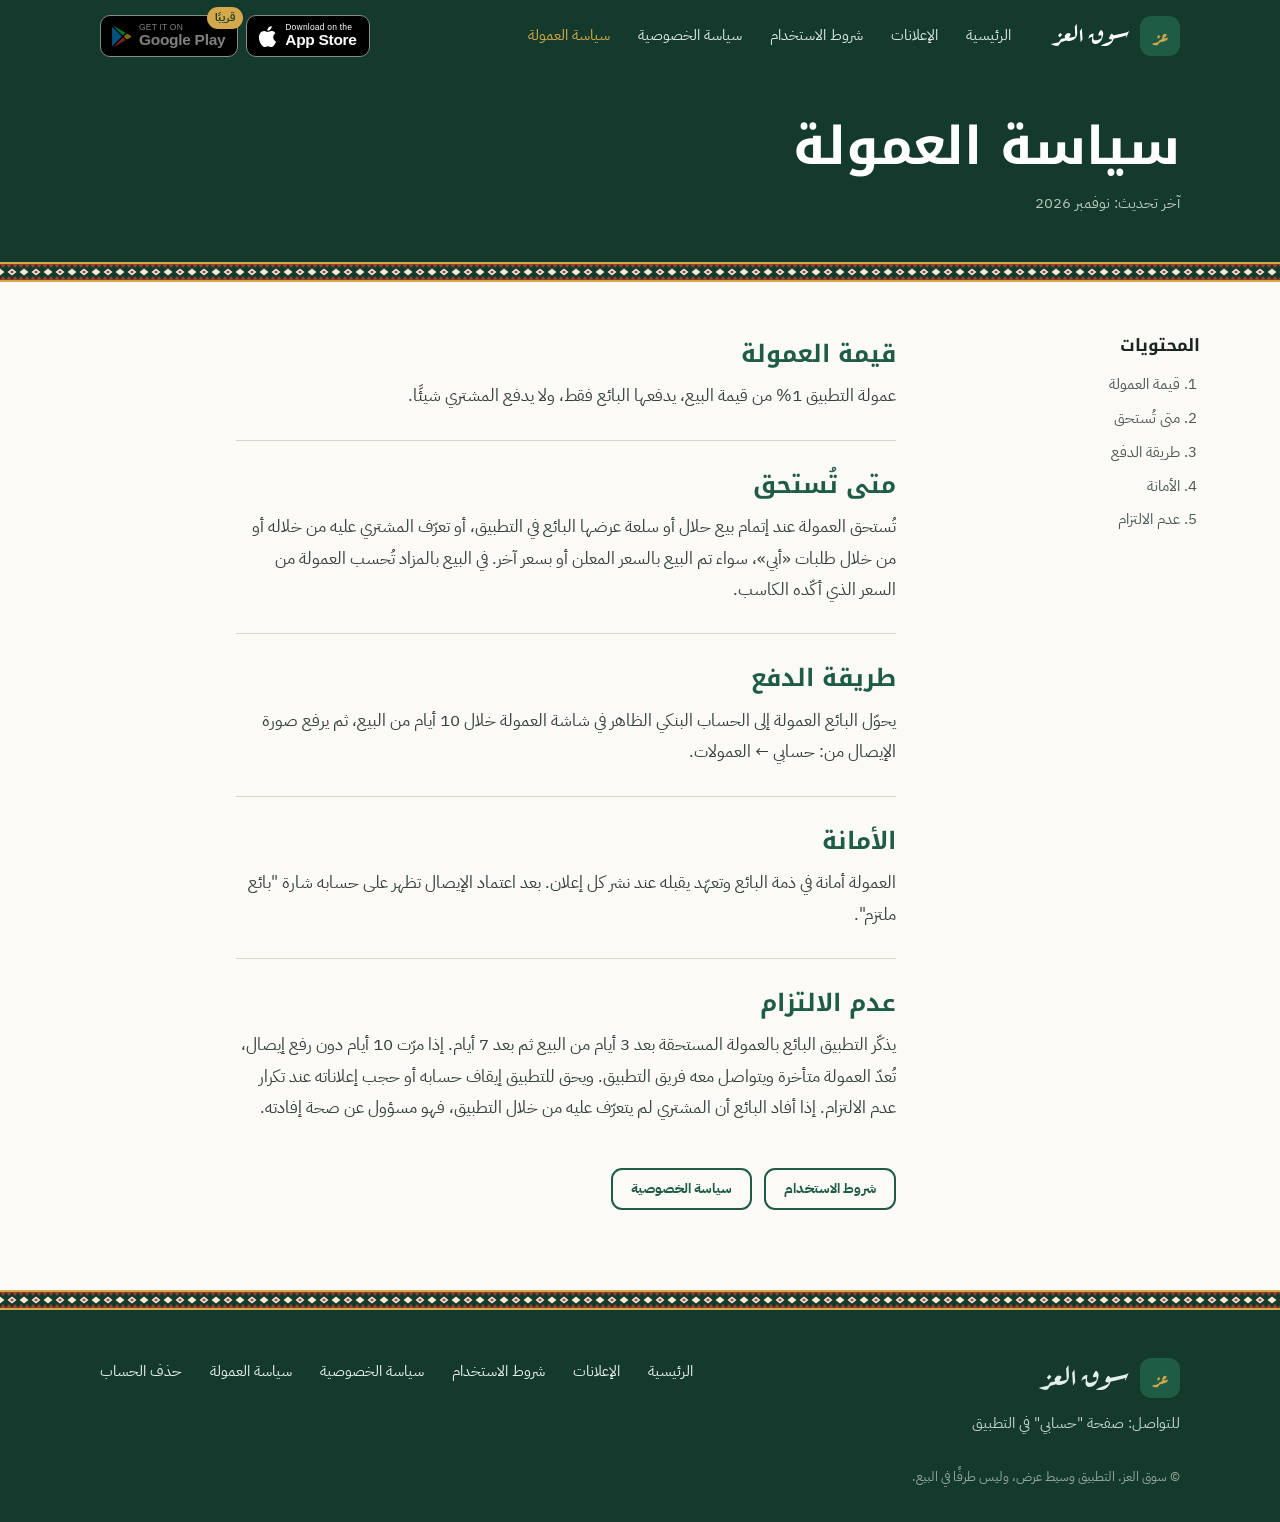
<file: commission.html>
<!doctype html>
<html lang="ar" dir="rtl">
<head>
  <meta charset="utf-8">
  <meta name="viewport" content="width=device-width, initial-scale=1">
  <title>سياسة العمولة | سوق العز</title>
  <meta name="description" content="عمولة سوق العز 1% من سعر البيع على البائع فقط بعد إتمام البيع، وطريقة سدادها.">
  <meta name="theme-color" content="#133A2C">
  <link rel="canonical" href="https://souqal3z.com/commission.html">
  <meta property="og:type" content="website">
  <meta property="og:site_name" content="سوق العز">
  <meta property="og:locale" content="ar_SA">
  <meta property="og:url" content="https://souqal3z.com/commission.html">
  <meta property="og:title" content="سياسة العمولة | سوق العز">
  <meta property="og:description" content="عمولة سوق العز 1% من سعر البيع على البائع فقط بعد إتمام البيع، وطريقة سدادها.">
  <meta property="og:image" content="https://souqal3z.com/assets/og.png">
  <meta property="og:image:width" content="1200">
  <meta property="og:image:height" content="630">
  <meta name="twitter:card" content="summary_large_image">
  <link rel="apple-touch-icon" href="assets/icon.png">
  <link rel="icon" href="assets/favicon.png">
  <link rel="preconnect" href="https://fonts.googleapis.com">
  <link rel="preconnect" href="https://fonts.gstatic.com" crossorigin>
  <link rel="stylesheet" href="https://fonts.googleapis.com/css2?family=Aref+Ruqaa:wght@700&family=IBM+Plex+Sans+Arabic:wght@400;500;700&family=Noto+Kufi+Arabic:wght@500;700;800&display=swap">
  <link rel="stylesheet" href="assets/site.css">
  <script src="assets/config.js"></script>
</head>
<body>
  <header class="topbar">
    <div class="container">
      <a class="logo" href="./"><img src="assets/icon.png" alt=""><span>سوق العز</span></a>
      <nav class="nav" aria-label="الصفحات">
        <a href="./">الرئيسية</a>
        <a href="ads.html">الإعلانات</a>
        <a href="terms.html">شروط الاستخدام</a>
        <a href="privacy.html">سياسة الخصوصية</a>
        <a href="commission.html" aria-current="page">سياسة العمولة</a>
      </nav>
      <a class="btn gold sm" data-store>حمّل التطبيق</a>
    </div>
  </header>
  <div class="page-head">
    <div class="container">
      <h1>سياسة العمولة</h1>
      <p>آخر تحديث: نوفمبر 2026</p>
    </div>
  </div>
  <div class="sadu thin" aria-hidden="true"></div>

  <main class="container doc">
    <nav class="toc" aria-label="محتويات الصفحة">
      <b>المحتويات</b>
      <ol>
          <li><a href="#s1">قيمة العمولة</a></li>
          <li><a href="#s2">متى تُستحق</a></li>
          <li><a href="#s3">طريقة الدفع</a></li>
          <li><a href="#s4">الأمانة</a></li>
          <li><a href="#s5">عدم الالتزام</a></li>
      </ol>
    </nav>
    <article class="prose">
        <section id="s1">
          <h2>قيمة العمولة</h2>
          <p>عمولة التطبيق 1% من قيمة البيع، يدفعها البائع فقط، ولا يدفع المشتري شيئًا.</p>
        </section>
        <section id="s2">
          <h2>متى تُستحق</h2>
          <p>تُستحق العمولة عند إتمام بيع حلال أو سلعة عرضها البائع في التطبيق، أو تعرّف المشتري عليه من خلاله أو من خلال طلبات «أبي»، سواء تم البيع بالسعر المعلن أو بسعر آخر. في البيع بالمزاد تُحسب العمولة من السعر الذي أكّده الكاسب.</p>
        </section>
        <section id="s3">
          <h2>طريقة الدفع</h2>
          <p>يحوّل البائع العمولة إلى الحساب البنكي الظاهر في شاشة العمولة خلال 10 أيام من البيع، ثم يرفع صورة الإيصال من: حسابي ← العمولات.</p>
        </section>
        <section id="s4">
          <h2>الأمانة</h2>
          <p>العمولة أمانة في ذمة البائع وتعهّد يقبله عند نشر كل إعلان. بعد اعتماد الإيصال تظهر على حسابه شارة "بائع ملتزم".</p>
        </section>
        <section id="s5">
          <h2>عدم الالتزام</h2>
          <p>يذكّر التطبيق البائع بالعمولة المستحقة بعد 3 أيام من البيع ثم بعد 7 أيام. إذا مرّت 10 أيام دون رفع إيصال، تُعدّ العمولة متأخرة ويتواصل معه فريق التطبيق. ويحق للتطبيق إيقاف حسابه أو حجب إعلاناته عند تكرار عدم الالتزام. إذا أفاد البائع أن المشتري لم يتعرّف عليه من خلال التطبيق، فهو مسؤول عن صحة إفادته.</p>
        </section>
      <div class="doc-links">
          <a class="btn outline sm" href="terms.html">شروط الاستخدام</a>
          <a class="btn outline sm" href="privacy.html">سياسة الخصوصية</a>
      </div>
    </article>
  </main>

  <div class="sadu thin" aria-hidden="true"></div>
  <footer class="footer">
    <div class="container">
      <div>
        <a class="logo" href="./"><img src="assets/icon.png" alt=""><span>سوق العز</span></a>
        <p style="margin-top:12px">للتواصل: <span data-contact>…</span></p>
      </div>
      <nav aria-label="روابط">
        <a href="./">الرئيسية</a>
        <a href="ads.html">الإعلانات</a>
        <a href="terms.html">شروط الاستخدام</a>
        <a href="privacy.html">سياسة الخصوصية</a>
        <a href="commission.html">سياسة العمولة</a>
        <a href="delete-account.html">حذف الحساب</a>
      </nav>
      <p class="small">© سوق العز. التطبيق وسيط عرض، وليس طرفًا في البيع.</p>
    </div>
  </footer>
  <script>window.souqStoreButtons(); window.souqFillContact();</script>
</body>
</html>
</file>
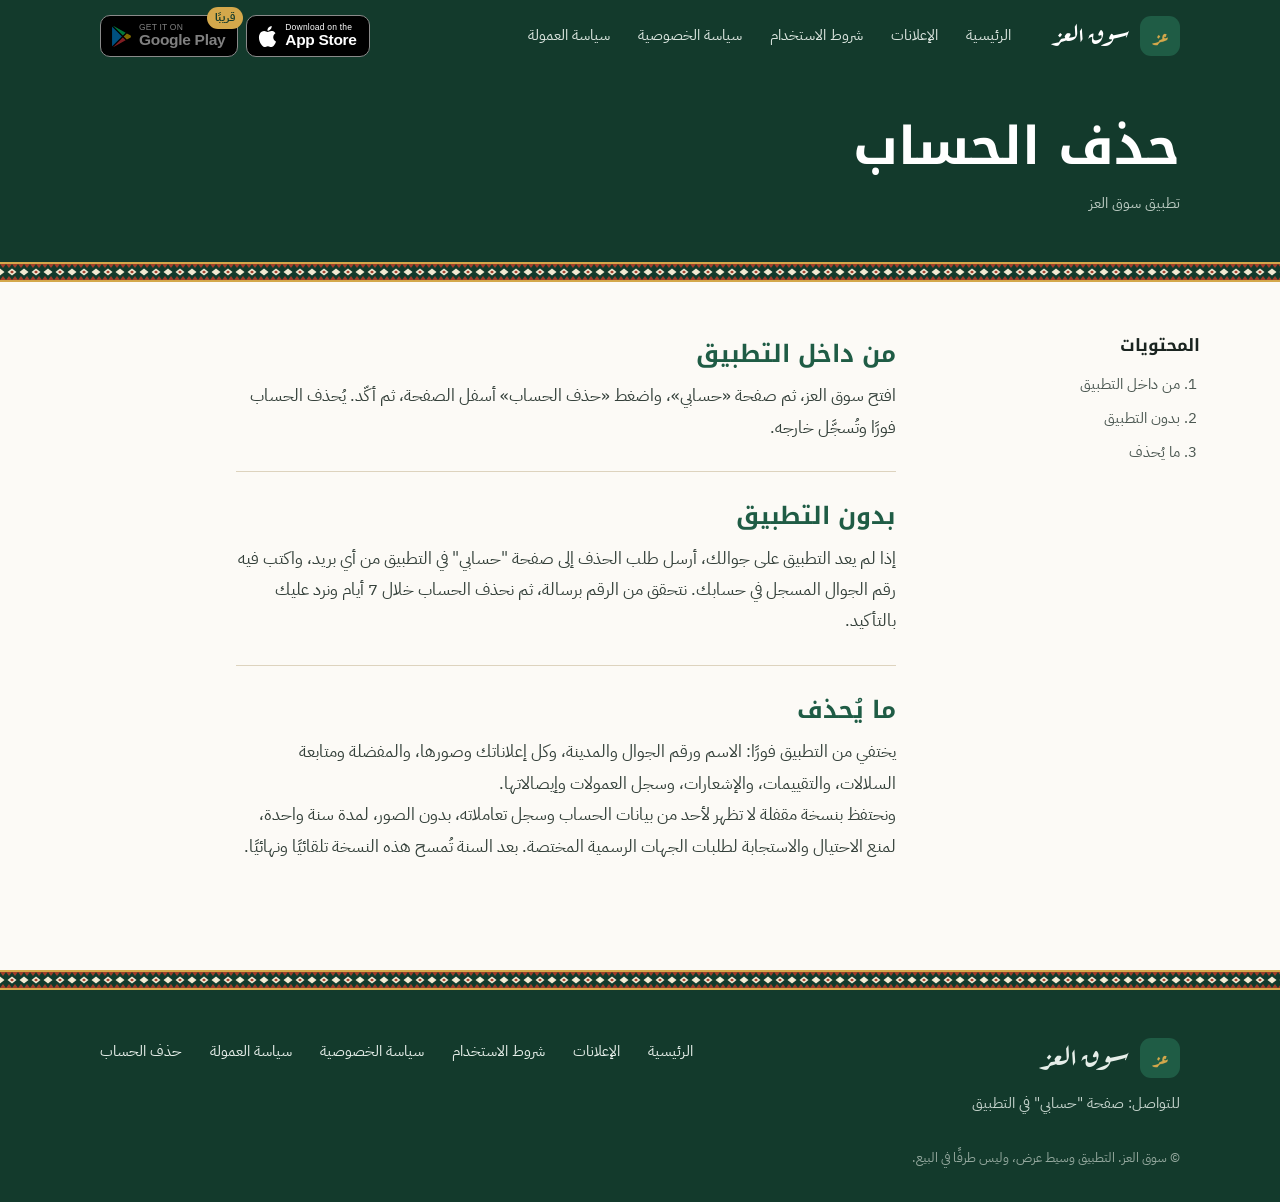
<file: delete-account.html>
<!doctype html>
<html lang="ar" dir="rtl">
<head>
  <meta charset="utf-8">
  <meta name="viewport" content="width=device-width, initial-scale=1">
  <title>حذف الحساب | سوق العز</title>
  <meta name="description" content="طريقة حذف حسابك في تطبيق سوق العز، والبيانات التي تُحذف معه.">
  <meta name="theme-color" content="#133A2C">
  <link rel="canonical" href="https://souqal3z.com/delete-account.html">
  <meta property="og:type" content="website">
  <meta property="og:site_name" content="سوق العز">
  <meta property="og:locale" content="ar_SA">
  <meta property="og:url" content="https://souqal3z.com/delete-account.html">
  <meta property="og:title" content="حذف الحساب | سوق العز">
  <meta property="og:description" content="طريقة حذف حسابك في تطبيق سوق العز، والبيانات التي تُحذف معه.">
  <meta property="og:image" content="https://souqal3z.com/assets/og.png">
  <meta property="og:image:width" content="1200">
  <meta property="og:image:height" content="630">
  <meta name="twitter:card" content="summary_large_image">
  <link rel="apple-touch-icon" href="assets/icon.png">
  <link rel="icon" href="assets/favicon.png">
  <link rel="preconnect" href="https://fonts.googleapis.com">
  <link rel="preconnect" href="https://fonts.gstatic.com" crossorigin>
  <link rel="stylesheet" href="https://fonts.googleapis.com/css2?family=Aref+Ruqaa:wght@700&family=IBM+Plex+Sans+Arabic:wght@400;500;700&family=Noto+Kufi+Arabic:wght@500;700;800&display=swap">
  <link rel="stylesheet" href="assets/site.css">
  <script src="assets/config.js"></script>
</head>
<body>
  <header class="topbar">
    <div class="container">
      <a class="logo" href="./"><img src="assets/icon.png" alt=""><span>سوق العز</span></a>
      <nav class="nav" aria-label="الصفحات">
        <a href="./">الرئيسية</a>
        <a href="ads.html">الإعلانات</a>
        <a href="terms.html">شروط الاستخدام</a>
        <a href="privacy.html">سياسة الخصوصية</a>
        <a href="commission.html">سياسة العمولة</a>
      </nav>
      <a class="btn gold sm" data-store>حمّل التطبيق</a>
    </div>
  </header>
  <div class="page-head">
    <div class="container">
      <h1>حذف الحساب</h1>
      <p>تطبيق سوق العز</p>
    </div>
  </div>
  <div class="sadu thin" aria-hidden="true"></div>

  <main class="container doc">
    <nav class="toc" aria-label="محتويات الصفحة">
      <b>المحتويات</b>
      <ol>
        <li><a href="#app">من داخل التطبيق</a></li>
        <li><a href="#email">بدون التطبيق</a></li>
        <li><a href="#data">ما يُحذف</a></li>
      </ol>
    </nav>
    <article class="prose">
      <section id="app">
        <h2>من داخل التطبيق</h2>
        <p>افتح سوق العز، ثم صفحة «حسابي»، واضغط «حذف الحساب» أسفل الصفحة، ثم أكّد. يُحذف الحساب فورًا وتُسجَّل خارجه.</p>
      </section>
      <section id="email">
        <h2>بدون التطبيق</h2>
        <p>إذا لم يعد التطبيق على جوالك، أرسل طلب الحذف إلى <span data-contact>…</span> من أي بريد، واكتب فيه رقم الجوال المسجل في حسابك. نتحقق من الرقم برسالة، ثم نحذف الحساب خلال 7 أيام ونرد عليك بالتأكيد.</p>
      </section>
      <section id="data">
        <h2>ما يُحذف</h2>
        <p>يختفي من التطبيق فورًا: الاسم ورقم الجوال والمدينة، وكل إعلاناتك وصورها، والمفضلة ومتابعة السلالات، والتقييمات، والإشعارات، وسجل العمولات وإيصالاتها.</p>
        <p>ونحتفظ بنسخة مقفلة لا تظهر لأحد من بيانات الحساب وسجل تعاملاته، بدون الصور، لمدة سنة واحدة، لمنع الاحتيال والاستجابة لطلبات الجهات الرسمية المختصة. بعد السنة تُمسح هذه النسخة تلقائيًا ونهائيًا.</p>
      </section>
    </article>
  </main>

  <div class="sadu thin" aria-hidden="true"></div>
  <footer class="footer">
    <div class="container">
      <div>
        <a class="logo" href="./"><img src="assets/icon.png" alt=""><span>سوق العز</span></a>
        <p style="margin-top:12px">للتواصل: <span data-contact>…</span></p>
      </div>
      <nav aria-label="روابط">
        <a href="./">الرئيسية</a>
        <a href="ads.html">الإعلانات</a>
        <a href="terms.html">شروط الاستخدام</a>
        <a href="privacy.html">سياسة الخصوصية</a>
        <a href="commission.html">سياسة العمولة</a>
        <a href="delete-account.html">حذف الحساب</a>
      </nav>
      <p class="small">© سوق العز. التطبيق وسيط عرض، وليس طرفًا في البيع.</p>
    </div>
  </footer>
  <script>window.souqStoreButtons(); window.souqFillContact();</script>
</body>
</html>
</file>
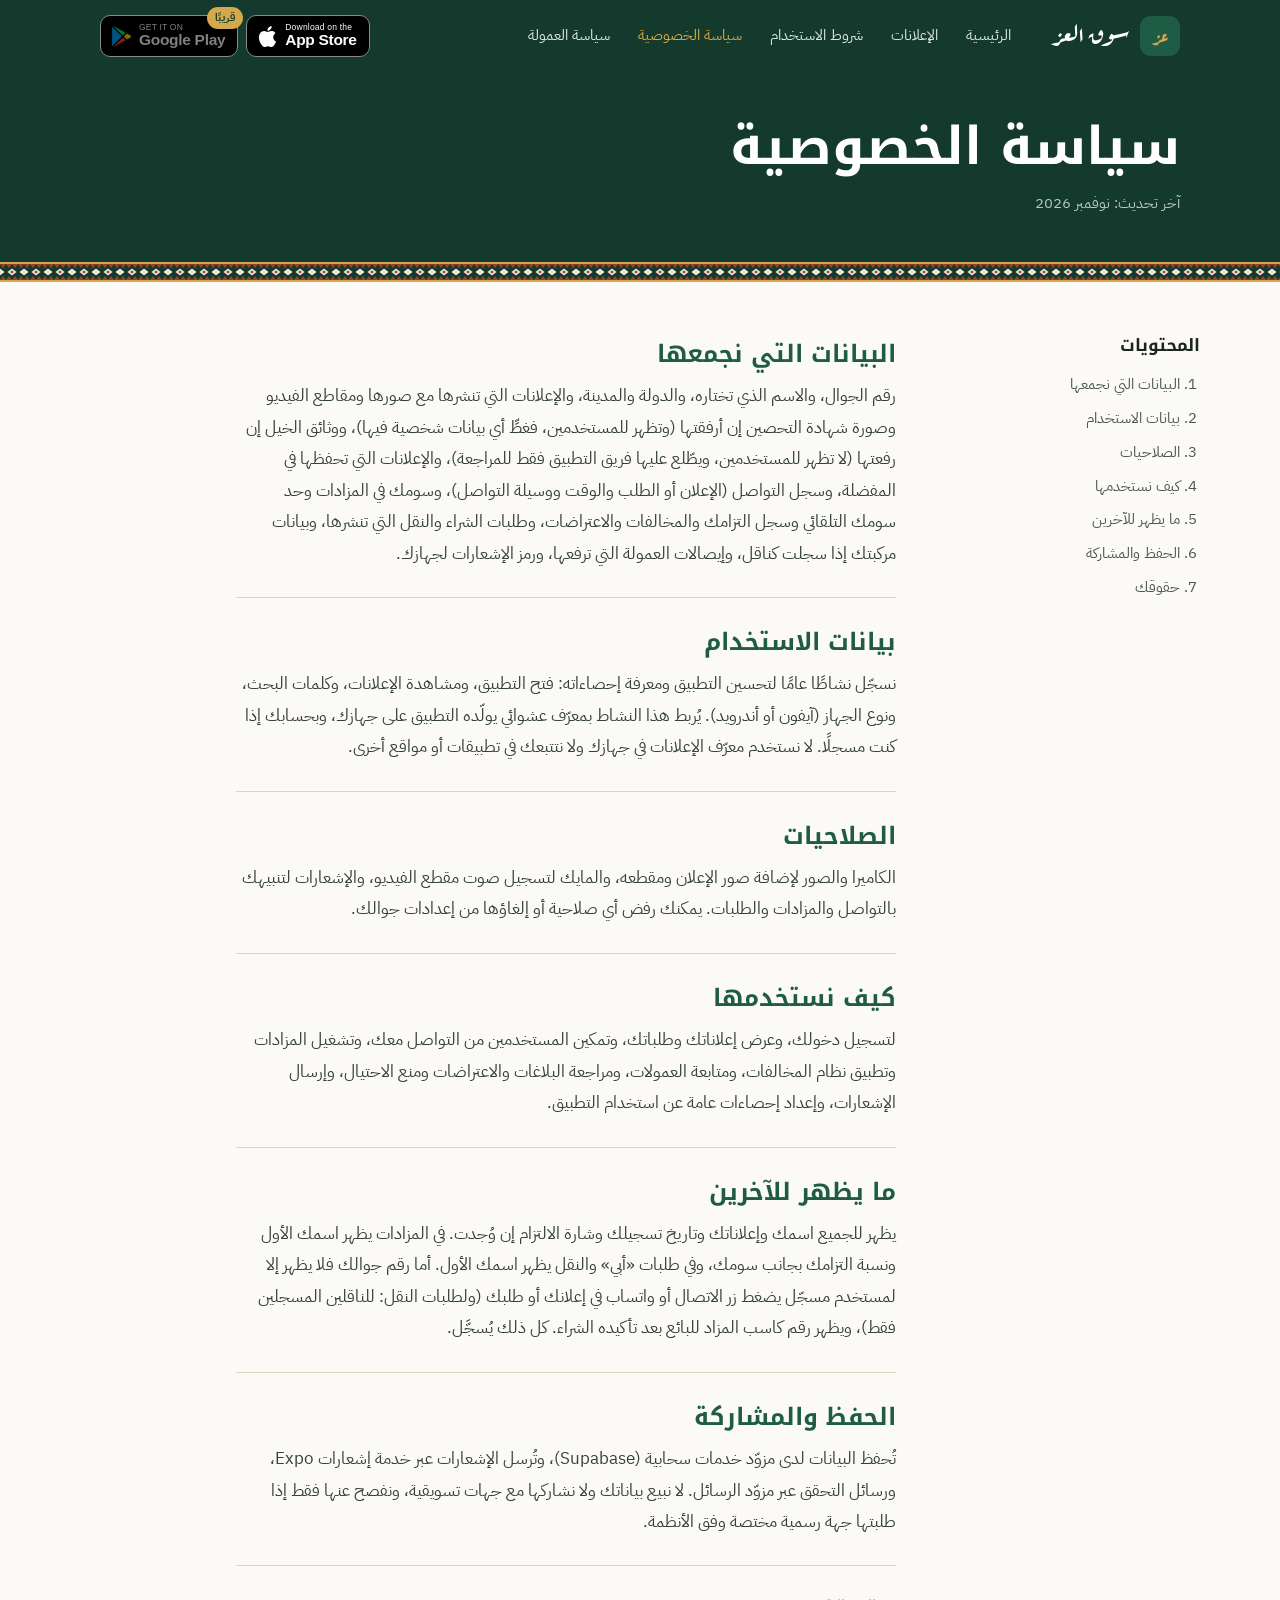
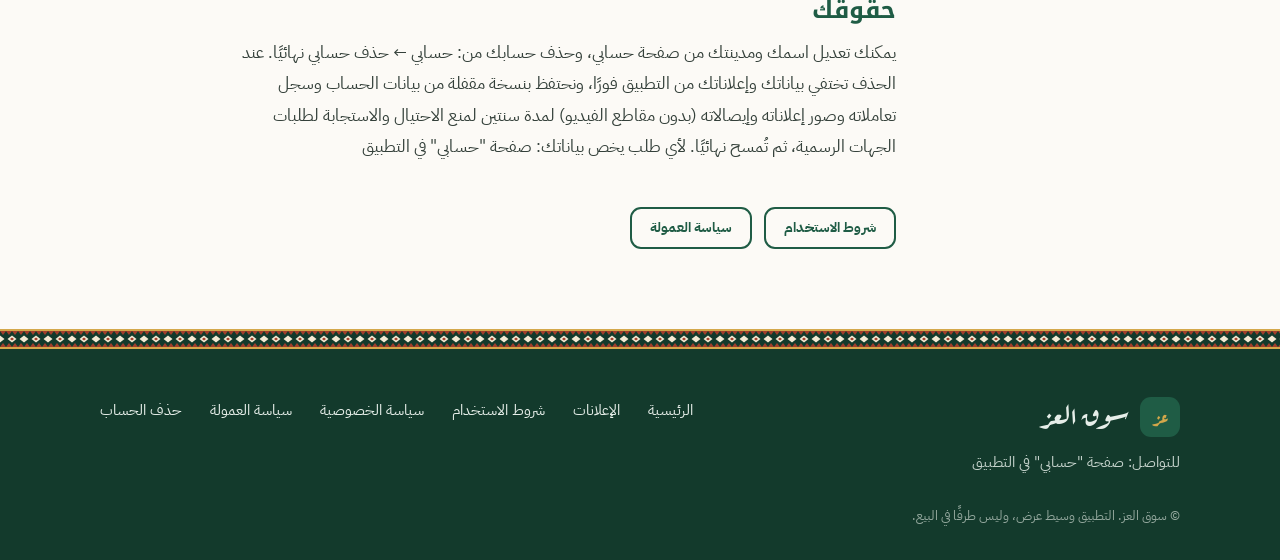
<file: privacy.html>
<!doctype html>
<html lang="ar" dir="rtl">
<head>
  <meta charset="utf-8">
  <meta name="viewport" content="width=device-width, initial-scale=1">
  <title>سياسة الخصوصية | سوق العز</title>
  <meta name="description" content="ما يجمعه سوق العز من بيانات، وكيف يستخدمها ويحميها، وما يظهر للآخرين، وطريقة حذف حسابك.">
  <meta name="theme-color" content="#133A2C">
  <link rel="canonical" href="https://souqal3z.com/privacy.html">
  <meta property="og:type" content="website">
  <meta property="og:site_name" content="سوق العز">
  <meta property="og:locale" content="ar_SA">
  <meta property="og:url" content="https://souqal3z.com/privacy.html">
  <meta property="og:title" content="سياسة الخصوصية | سوق العز">
  <meta property="og:description" content="ما يجمعه سوق العز من بيانات، وكيف يستخدمها ويحميها، وما يظهر للآخرين، وطريقة حذف حسابك.">
  <meta property="og:image" content="https://souqal3z.com/assets/og.png">
  <meta property="og:image:width" content="1200">
  <meta property="og:image:height" content="630">
  <meta name="twitter:card" content="summary_large_image">
  <link rel="apple-touch-icon" href="assets/icon.png">
  <link rel="icon" href="assets/favicon.png">
  <link rel="preconnect" href="https://fonts.googleapis.com">
  <link rel="preconnect" href="https://fonts.gstatic.com" crossorigin>
  <link rel="stylesheet" href="https://fonts.googleapis.com/css2?family=Aref+Ruqaa:wght@700&family=IBM+Plex+Sans+Arabic:wght@400;500;700&family=Noto+Kufi+Arabic:wght@500;700;800&display=swap">
  <link rel="stylesheet" href="assets/site.css">
  <script src="assets/config.js"></script>
</head>
<body>
  <header class="topbar">
    <div class="container">
      <a class="logo" href="./"><img src="assets/icon.png" alt=""><span>سوق العز</span></a>
      <nav class="nav" aria-label="الصفحات">
        <a href="./">الرئيسية</a>
        <a href="ads.html">الإعلانات</a>
        <a href="terms.html">شروط الاستخدام</a>
        <a href="privacy.html" aria-current="page">سياسة الخصوصية</a>
        <a href="commission.html">سياسة العمولة</a>
      </nav>
      <a class="btn gold sm" data-store>حمّل التطبيق</a>
    </div>
  </header>
  <div class="page-head">
    <div class="container">
      <h1>سياسة الخصوصية</h1>
      <p>آخر تحديث: نوفمبر 2026</p>
    </div>
  </div>
  <div class="sadu thin" aria-hidden="true"></div>

  <main class="container doc">
    <nav class="toc" aria-label="محتويات الصفحة">
      <b>المحتويات</b>
      <ol>
          <li><a href="#s1">البيانات التي نجمعها</a></li>
          <li><a href="#s2">بيانات الاستخدام</a></li>
          <li><a href="#s3">الصلاحيات</a></li>
          <li><a href="#s4">كيف نستخدمها</a></li>
          <li><a href="#s5">ما يظهر للآخرين</a></li>
          <li><a href="#s6">الحفظ والمشاركة</a></li>
          <li><a href="#s7">حقوقك</a></li>
      </ol>
    </nav>
    <article class="prose">
        <section id="s1">
          <h2>البيانات التي نجمعها</h2>
          <p>رقم الجوال، والاسم الذي تختاره، والدولة والمدينة، والإعلانات التي تنشرها مع صورها ومقاطع الفيديو وصورة شهادة التحصين إن أرفقتها (وتظهر للمستخدمين، فغطِّ أي بيانات شخصية فيها)، ووثائق الخيل إن رفعتها (لا تظهر للمستخدمين، ويطّلع عليها فريق التطبيق فقط للمراجعة)، والإعلانات التي تحفظها في المفضلة، وسجل التواصل (الإعلان أو الطلب والوقت ووسيلة التواصل)، وسومك في المزادات وحد سومك التلقائي وسجل التزامك والمخالفات والاعتراضات، وطلبات الشراء والنقل التي تنشرها، وبيانات مركبتك إذا سجلت كناقل، وإيصالات العمولة التي ترفعها، ورمز الإشعارات لجهازك.</p>
        </section>
        <section id="s2">
          <h2>بيانات الاستخدام</h2>
          <p>نسجّل نشاطًا عامًا لتحسين التطبيق ومعرفة إحصاءاته: فتح التطبيق، ومشاهدة الإعلانات، وكلمات البحث، ونوع الجهاز (آيفون أو أندرويد). يُربط هذا النشاط بمعرّف عشوائي يولّده التطبيق على جهازك، وبحسابك إذا كنت مسجلًا. لا نستخدم معرّف الإعلانات في جهازك ولا نتتبعك في تطبيقات أو مواقع أخرى.</p>
        </section>
        <section id="s3">
          <h2>الصلاحيات</h2>
          <p>الكاميرا والصور لإضافة صور الإعلان ومقطعه، والمايك لتسجيل صوت مقطع الفيديو، والإشعارات لتنبيهك بالتواصل والمزادات والطلبات. يمكنك رفض أي صلاحية أو إلغاؤها من إعدادات جوالك.</p>
        </section>
        <section id="s4">
          <h2>كيف نستخدمها</h2>
          <p>لتسجيل دخولك، وعرض إعلاناتك وطلباتك، وتمكين المستخدمين من التواصل معك، وتشغيل المزادات وتطبيق نظام المخالفات، ومتابعة العمولات، ومراجعة البلاغات والاعتراضات ومنع الاحتيال، وإرسال الإشعارات، وإعداد إحصاءات عامة عن استخدام التطبيق.</p>
        </section>
        <section id="s5">
          <h2>ما يظهر للآخرين</h2>
          <p>يظهر للجميع اسمك وإعلاناتك وتاريخ تسجيلك وشارة الالتزام إن وُجدت. في المزادات يظهر اسمك الأول ونسبة التزامك بجانب سومك، وفي طلبات «أبي» والنقل يظهر اسمك الأول. أما رقم جوالك فلا يظهر إلا لمستخدم مسجّل يضغط زر الاتصال أو واتساب في إعلانك أو طلبك (ولطلبات النقل: للناقلين المسجلين فقط)، ويظهر رقم كاسب المزاد للبائع بعد تأكيده الشراء. كل ذلك يُسجَّل.</p>
        </section>
        <section id="s6">
          <h2>الحفظ والمشاركة</h2>
          <p>تُحفظ البيانات لدى مزوّد خدمات سحابية (Supabase)، وتُرسل الإشعارات عبر خدمة إشعارات Expo، ورسائل التحقق عبر مزوّد الرسائل. لا نبيع بياناتك ولا نشاركها مع جهات تسويقية، ونفصح عنها فقط إذا طلبتها جهة رسمية مختصة وفق الأنظمة.</p>
        </section>
        <section id="s7">
          <h2>حقوقك</h2>
          <p>يمكنك تعديل اسمك ومدينتك من صفحة حسابي، وحذف حسابك من: حسابي ← حذف حسابي نهائيًا. عند الحذف تختفي بياناتك وإعلاناتك من التطبيق فورًا، ونحتفظ بنسخة مقفلة من بيانات الحساب وسجل تعاملاته وصور إعلاناته وإيصالاته (بدون مقاطع الفيديو) لمدة سنتين لمنع الاحتيال والاستجابة لطلبات الجهات الرسمية، ثم تُمسح نهائيًا. لأي طلب يخص بياناتك: <span data-contact>…</span></p>
        </section>
      <div class="doc-links">
          <a class="btn outline sm" href="terms.html">شروط الاستخدام</a>
          <a class="btn outline sm" href="commission.html">سياسة العمولة</a>
      </div>
    </article>
  </main>

  <div class="sadu thin" aria-hidden="true"></div>
  <footer class="footer">
    <div class="container">
      <div>
        <a class="logo" href="./"><img src="assets/icon.png" alt=""><span>سوق العز</span></a>
        <p style="margin-top:12px">للتواصل: <span data-contact>…</span></p>
      </div>
      <nav aria-label="روابط">
        <a href="./">الرئيسية</a>
        <a href="ads.html">الإعلانات</a>
        <a href="terms.html">شروط الاستخدام</a>
        <a href="privacy.html">سياسة الخصوصية</a>
        <a href="commission.html">سياسة العمولة</a>
        <a href="delete-account.html">حذف الحساب</a>
      </nav>
      <p class="small">© سوق العز. التطبيق وسيط عرض، وليس طرفًا في البيع.</p>
    </div>
  </footer>
  <script>window.souqStoreButtons(); window.souqFillContact();</script>
</body>
</html>
</file>
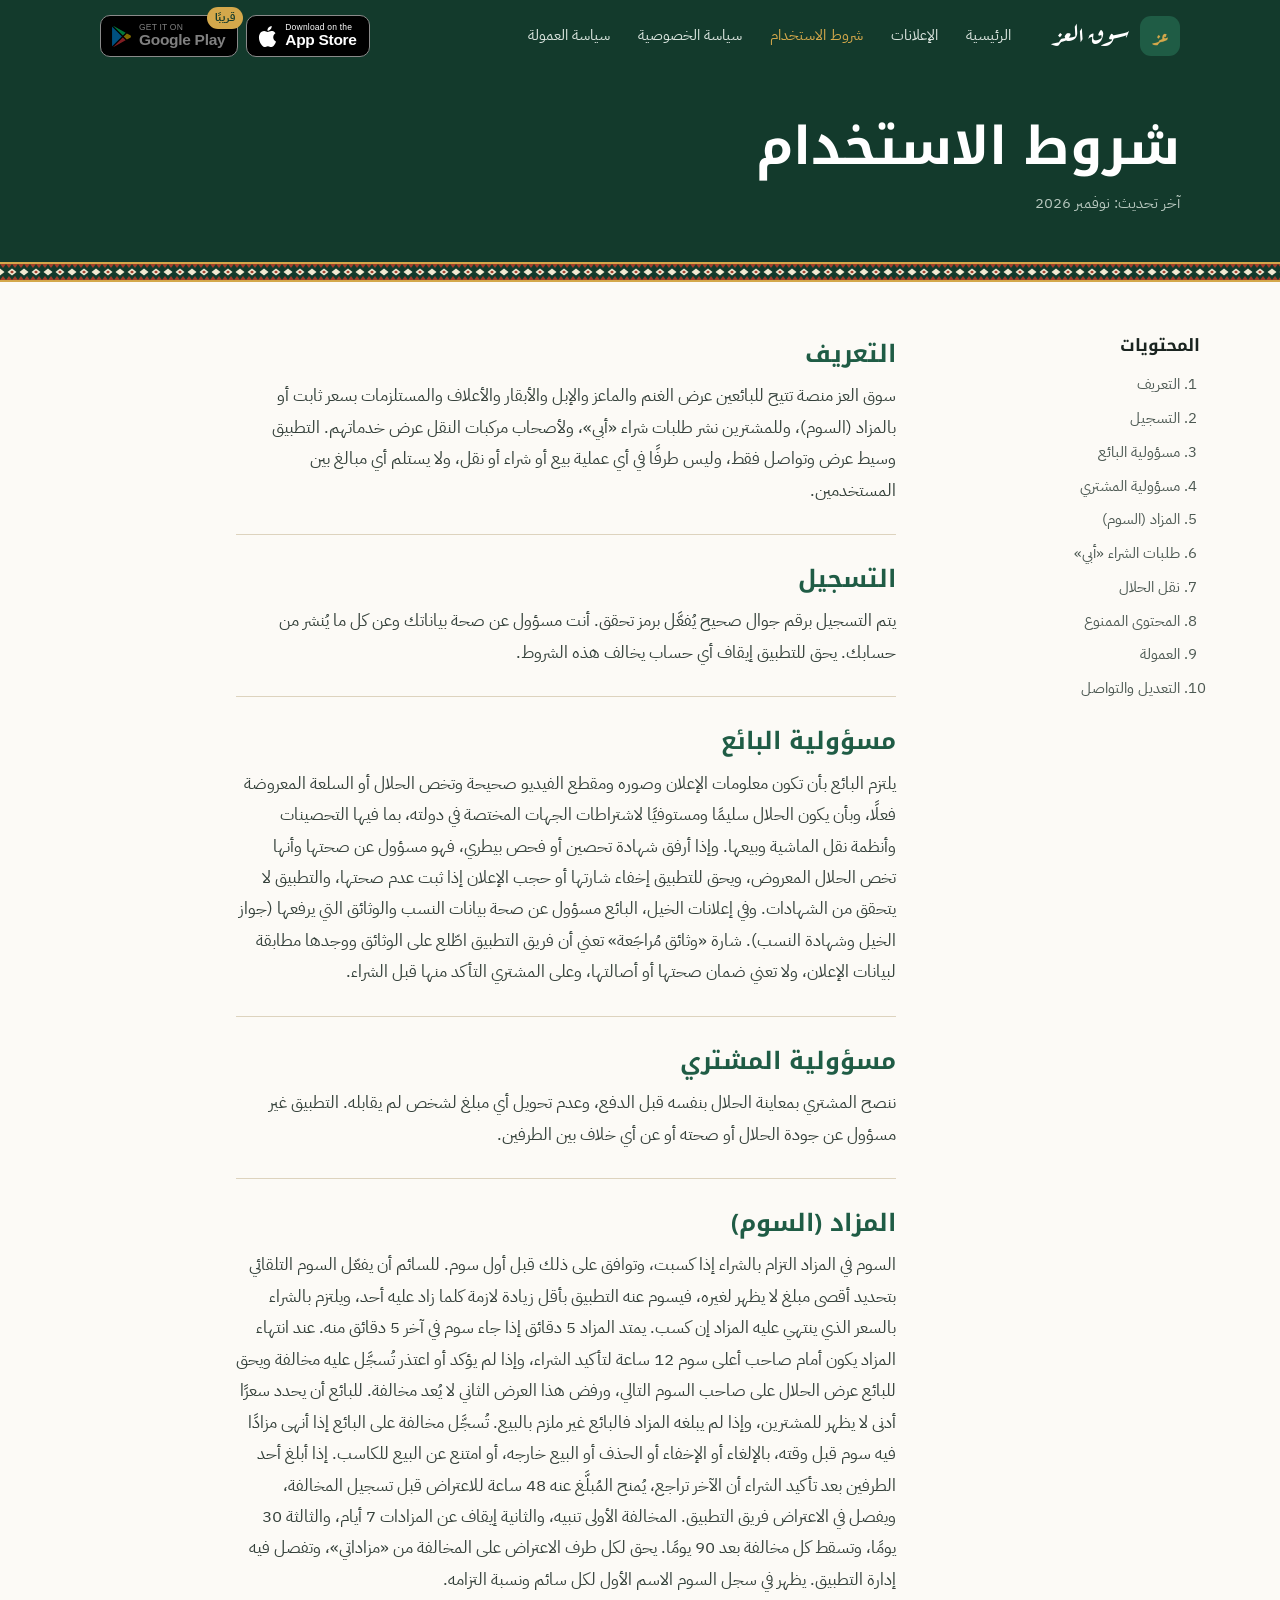
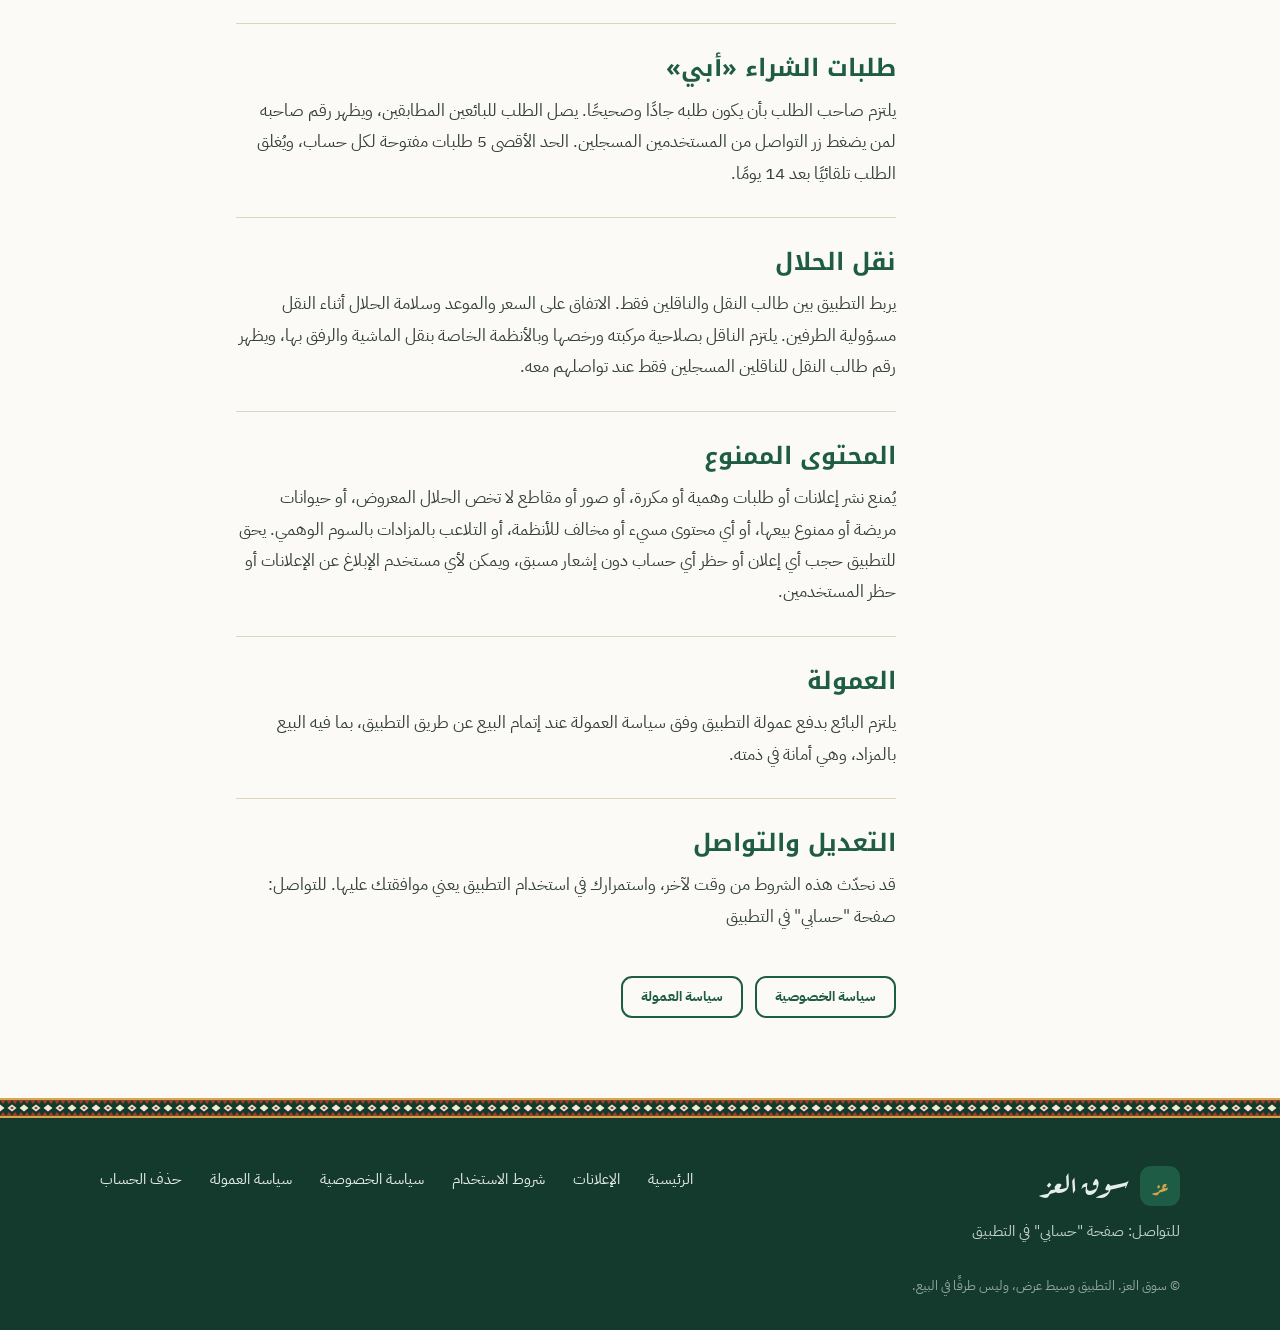
<file: terms.html>
<!doctype html>
<html lang="ar" dir="rtl">
<head>
  <meta charset="utf-8">
  <meta name="viewport" content="width=device-width, initial-scale=1">
  <title>شروط الاستخدام | سوق العز</title>
  <meta name="description" content="شروط استخدام سوق العز: التسجيل، ومسؤولية البائع والمشتري، والمحتوى الممنوع، والعمولة.">
  <meta name="theme-color" content="#133A2C">
  <link rel="canonical" href="https://souqal3z.com/terms.html">
  <meta property="og:type" content="website">
  <meta property="og:site_name" content="سوق العز">
  <meta property="og:locale" content="ar_SA">
  <meta property="og:url" content="https://souqal3z.com/terms.html">
  <meta property="og:title" content="شروط الاستخدام | سوق العز">
  <meta property="og:description" content="شروط استخدام سوق العز: التسجيل، ومسؤولية البائع والمشتري، والمحتوى الممنوع، والعمولة.">
  <meta property="og:image" content="https://souqal3z.com/assets/og.png">
  <meta property="og:image:width" content="1200">
  <meta property="og:image:height" content="630">
  <meta name="twitter:card" content="summary_large_image">
  <link rel="apple-touch-icon" href="assets/icon.png">
  <link rel="icon" href="assets/favicon.png">
  <link rel="preconnect" href="https://fonts.googleapis.com">
  <link rel="preconnect" href="https://fonts.gstatic.com" crossorigin>
  <link rel="stylesheet" href="https://fonts.googleapis.com/css2?family=Aref+Ruqaa:wght@700&family=IBM+Plex+Sans+Arabic:wght@400;500;700&family=Noto+Kufi+Arabic:wght@500;700;800&display=swap">
  <link rel="stylesheet" href="assets/site.css">
  <script src="assets/config.js"></script>
</head>
<body>
  <header class="topbar">
    <div class="container">
      <a class="logo" href="./"><img src="assets/icon.png" alt=""><span>سوق العز</span></a>
      <nav class="nav" aria-label="الصفحات">
        <a href="./">الرئيسية</a>
        <a href="ads.html">الإعلانات</a>
        <a href="terms.html" aria-current="page">شروط الاستخدام</a>
        <a href="privacy.html">سياسة الخصوصية</a>
        <a href="commission.html">سياسة العمولة</a>
      </nav>
      <a class="btn gold sm" data-store>حمّل التطبيق</a>
    </div>
  </header>
  <div class="page-head">
    <div class="container">
      <h1>شروط الاستخدام</h1>
      <p>آخر تحديث: نوفمبر 2026</p>
    </div>
  </div>
  <div class="sadu thin" aria-hidden="true"></div>

  <main class="container doc">
    <nav class="toc" aria-label="محتويات الصفحة">
      <b>المحتويات</b>
      <ol>
          <li><a href="#s1">التعريف</a></li>
          <li><a href="#s2">التسجيل</a></li>
          <li><a href="#s3">مسؤولية البائع</a></li>
          <li><a href="#s4">مسؤولية المشتري</a></li>
          <li><a href="#s5">المزاد (السوم)</a></li>
          <li><a href="#s6">طلبات الشراء «أبي»</a></li>
          <li><a href="#s7">نقل الحلال</a></li>
          <li><a href="#s8">المحتوى الممنوع</a></li>
          <li><a href="#s9">العمولة</a></li>
          <li><a href="#s10">التعديل والتواصل</a></li>
      </ol>
    </nav>
    <article class="prose">
        <section id="s1">
          <h2>التعريف</h2>
          <p>سوق العز منصة تتيح للبائعين عرض الغنم والماعز والإبل والأبقار والأعلاف والمستلزمات بسعر ثابت أو بالمزاد (السوم)، وللمشترين نشر طلبات شراء «أبي»، ولأصحاب مركبات النقل عرض خدماتهم. التطبيق وسيط عرض وتواصل فقط، وليس طرفًا في أي عملية بيع أو شراء أو نقل، ولا يستلم أي مبالغ بين المستخدمين.</p>
        </section>
        <section id="s2">
          <h2>التسجيل</h2>
          <p>يتم التسجيل برقم جوال صحيح يُفعَّل برمز تحقق. أنت مسؤول عن صحة بياناتك وعن كل ما يُنشر من حسابك. يحق للتطبيق إيقاف أي حساب يخالف هذه الشروط.</p>
        </section>
        <section id="s3">
          <h2>مسؤولية البائع</h2>
          <p>يلتزم البائع بأن تكون معلومات الإعلان وصوره ومقطع الفيديو صحيحة وتخص الحلال أو السلعة المعروضة فعلًا، وبأن يكون الحلال سليمًا ومستوفيًا لاشتراطات الجهات المختصة في دولته، بما فيها التحصينات وأنظمة نقل الماشية وبيعها. وإذا أرفق شهادة تحصين أو فحص بيطري، فهو مسؤول عن صحتها وأنها تخص الحلال المعروض، ويحق للتطبيق إخفاء شارتها أو حجب الإعلان إذا ثبت عدم صحتها، والتطبيق لا يتحقق من الشهادات. وفي إعلانات الخيل، البائع مسؤول عن صحة بيانات النسب والوثائق التي يرفعها (جواز الخيل وشهادة النسب). شارة «وثائق مُراجَعة» تعني أن فريق التطبيق اطّلع على الوثائق ووجدها مطابقة لبيانات الإعلان، ولا تعني ضمان صحتها أو أصالتها، وعلى المشتري التأكد منها قبل الشراء.</p>
        </section>
        <section id="s4">
          <h2>مسؤولية المشتري</h2>
          <p>ننصح المشتري بمعاينة الحلال بنفسه قبل الدفع، وعدم تحويل أي مبلغ لشخص لم يقابله. التطبيق غير مسؤول عن جودة الحلال أو صحته أو عن أي خلاف بين الطرفين.</p>
        </section>
        <section id="s5">
          <h2>المزاد (السوم)</h2>
          <p>السوم في المزاد التزام بالشراء إذا كسبت، وتوافق على ذلك قبل أول سوم. للسائم أن يفعّل السوم التلقائي بتحديد أقصى مبلغ لا يظهر لغيره، فيسوم عنه التطبيق بأقل زيادة لازمة كلما زاد عليه أحد، ويلتزم بالشراء بالسعر الذي ينتهي عليه المزاد إن كسب. يمتد المزاد 5 دقائق إذا جاء سوم في آخر 5 دقائق منه. عند انتهاء المزاد يكون أمام صاحب أعلى سوم 12 ساعة لتأكيد الشراء، وإذا لم يؤكد أو اعتذر تُسجَّل عليه مخالفة ويحق للبائع عرض الحلال على صاحب السوم التالي، ورفض هذا العرض الثاني لا يُعد مخالفة. للبائع أن يحدد سعرًا أدنى لا يظهر للمشترين، وإذا لم يبلغه المزاد فالبائع غير ملزم بالبيع. تُسجَّل مخالفة على البائع إذا أنهى مزادًا فيه سوم قبل وقته، بالإلغاء أو الإخفاء أو الحذف أو البيع خارجه، أو امتنع عن البيع للكاسب. إذا أبلغ أحد الطرفين بعد تأكيد الشراء أن الآخر تراجع، يُمنح المُبلَّغ عنه 48 ساعة للاعتراض قبل تسجيل المخالفة، ويفصل في الاعتراض فريق التطبيق. المخالفة الأولى تنبيه، والثانية إيقاف عن المزادات 7 أيام، والثالثة 30 يومًا، وتسقط كل مخالفة بعد 90 يومًا. يحق لكل طرف الاعتراض على المخالفة من «مزاداتي»، وتفصل فيه إدارة التطبيق. يظهر في سجل السوم الاسم الأول لكل سائم ونسبة التزامه.</p>
        </section>
        <section id="s6">
          <h2>طلبات الشراء «أبي»</h2>
          <p>يلتزم صاحب الطلب بأن يكون طلبه جادًا وصحيحًا. يصل الطلب للبائعين المطابقين، ويظهر رقم صاحبه لمن يضغط زر التواصل من المستخدمين المسجلين. الحد الأقصى 5 طلبات مفتوحة لكل حساب، ويُغلق الطلب تلقائيًا بعد 14 يومًا.</p>
        </section>
        <section id="s7">
          <h2>نقل الحلال</h2>
          <p>يربط التطبيق بين طالب النقل والناقلين فقط. الاتفاق على السعر والموعد وسلامة الحلال أثناء النقل مسؤولية الطرفين. يلتزم الناقل بصلاحية مركبته ورخصها وبالأنظمة الخاصة بنقل الماشية والرفق بها، ويظهر رقم طالب النقل للناقلين المسجلين فقط عند تواصلهم معه.</p>
        </section>
        <section id="s8">
          <h2>المحتوى الممنوع</h2>
          <p>يُمنع نشر إعلانات أو طلبات وهمية أو مكررة، أو صور أو مقاطع لا تخص الحلال المعروض، أو حيوانات مريضة أو ممنوع بيعها، أو أي محتوى مسيء أو مخالف للأنظمة، أو التلاعب بالمزادات بالسوم الوهمي. يحق للتطبيق حجب أي إعلان أو حظر أي حساب دون إشعار مسبق، ويمكن لأي مستخدم الإبلاغ عن الإعلانات أو حظر المستخدمين.</p>
        </section>
        <section id="s9">
          <h2>العمولة</h2>
          <p>يلتزم البائع بدفع عمولة التطبيق وفق سياسة العمولة عند إتمام البيع عن طريق التطبيق، بما فيه البيع بالمزاد، وهي أمانة في ذمته.</p>
        </section>
        <section id="s10">
          <h2>التعديل والتواصل</h2>
          <p>قد نحدّث هذه الشروط من وقت لآخر، واستمرارك في استخدام التطبيق يعني موافقتك عليها. للتواصل: <span data-contact>…</span></p>
        </section>
      <div class="doc-links">
          <a class="btn outline sm" href="privacy.html">سياسة الخصوصية</a>
          <a class="btn outline sm" href="commission.html">سياسة العمولة</a>
      </div>
    </article>
  </main>

  <div class="sadu thin" aria-hidden="true"></div>
  <footer class="footer">
    <div class="container">
      <div>
        <a class="logo" href="./"><img src="assets/icon.png" alt=""><span>سوق العز</span></a>
        <p style="margin-top:12px">للتواصل: <span data-contact>…</span></p>
      </div>
      <nav aria-label="روابط">
        <a href="./">الرئيسية</a>
        <a href="ads.html">الإعلانات</a>
        <a href="terms.html">شروط الاستخدام</a>
        <a href="privacy.html">سياسة الخصوصية</a>
        <a href="commission.html">سياسة العمولة</a>
        <a href="delete-account.html">حذف الحساب</a>
      </nav>
      <p class="small">© سوق العز. التطبيق وسيط عرض، وليس طرفًا في البيع.</p>
    </div>
  </footer>
  <script>window.souqStoreButtons(); window.souqFillContact();</script>
</body>
</html>
</file>
<file: assets/site.css>
/* سوق العز — نظام التصميم للموقع
   الهوية: أخضر الليل + ذهب «عز» + شريط السدو (النسيج البدوي) كعنصر مميز وحيد */
:root {
  --night: #133A2C;     /* خلفية الرأس والتذييل */
  --green: #1F5C45;     /* اللون الأساسي */
  --green-soft: #E2ECE6;
  --gold: #D4A84B;      /* الشعار والأزرار الرئيسية */
  --gold-deep: #A9822F;
  --sand: #EADFC8;      /* أقسام مميزة */
  --wool: #FCFAF6;      /* خلفية الصفحة */
  --ink: #1A2420;
  --ink-soft: #4C5852;
  --line: #DDD3BE;
  --sadu-red: #A23E2A;  /* يُستخدم داخل شريط السدو فقط */
  --radius: 14px;
  --display: 'Noto Kufi Arabic', 'IBM Plex Sans Arabic', system-ui, sans-serif;
  --body: 'IBM Plex Sans Arabic', system-ui, sans-serif;
  --logo: 'Aref Ruqaa', serif;
}

* { box-sizing: border-box; }
html { -webkit-text-size-adjust: 100%; scroll-behavior: smooth; }
@media (prefers-reduced-motion: reduce) { html { scroll-behavior: auto; } }

body {
  margin: 0;
  background: var(--wool);
  color: var(--ink);
  font-family: var(--body);
  font-size: 17px;
  line-height: 1.85;
}

img { max-width: 100%; display: block; }
a { color: var(--green); text-underline-offset: 4px; }
:focus-visible { outline: 3px solid var(--gold); outline-offset: 3px; border-radius: 6px; }

.container { width: 100%; max-width: 1120px; margin: 0 auto; padding: 0 20px; }

h1, h2, h3 { font-family: var(--display); font-weight: 700; line-height: 1.35; margin: 0; }
h2 { font-size: clamp(28px, 4.6vw, 40px); }
h3 { font-size: 21px; }
p { margin: 0; }

/* ---------- شريط السدو ---------- */
.sadu {
  height: 40px;
  background-color: var(--night);
  background-image: url("data:image/svg+xml,%3Csvg xmlns='http://www.w3.org/2000/svg' width='48' height='40'%3E%3Crect width='48' height='40' fill='%23133A2C'/%3E%3Crect width='48' height='4' fill='%23D4A84B'/%3E%3Crect y='36' width='48' height='4' fill='%23D4A84B'/%3E%3Cpath d='M0 4h12l-6 8zM12 4h12l-6 8zM24 4h12l-6 8zM36 4h12l-6 8z' fill='%23A23E2A'/%3E%3Cpath d='M0 36h12l-6-8zM12 36h12l-6-8zM24 36h12l-6-8zM36 36h12l-6-8z' fill='%23A23E2A'/%3E%3Cpath d='M24 13l9 7-9 7-9-7z' fill='%23F3E9D2'/%3E%3Cpath d='M24 17l4 3-4 3-4-3z' fill='%23A23E2A'/%3E%3Cpath d='M0 13l9 7-9 7zM48 13l-9 7 9 7z' fill='%23F3E9D2'/%3E%3C/svg%3E");
  background-repeat: repeat-x;
  background-size: 48px 40px;
}
.sadu.thin { height: 20px; background-size: 24px 20px; }

/* ---------- الرأس ---------- */
.topbar { background: var(--night); color: #fff; }
.topbar .container { display: flex; align-items: center; gap: 16px; min-height: 72px; }
.logo { display: flex; align-items: center; gap: 10px; color: #fff; text-decoration: none; }
.logo img { width: 40px; height: 40px; border-radius: 11px; }
.logo span { font-family: var(--logo); font-size: 26px; line-height: 1; padding-bottom: 6px; }
.nav { display: none; gap: 28px; margin-inline-start: 24px; }
.nav a { color: #DCE6E0; text-decoration: none; font-size: 15px; }
.nav a:hover, .nav a[aria-current] { color: var(--gold); }
.topbar .btn { margin-inline-start: auto; }
@media (min-width: 820px) { .nav { display: flex; } }

/* ---------- الأزرار ---------- */
.btn {
  display: inline-flex; align-items: center; justify-content: center; gap: 8px;
  min-height: 52px; padding: 0 26px; border-radius: var(--radius);
  font-family: var(--body); font-weight: 700; font-size: 16px;
  text-decoration: none; border: 2px solid transparent; cursor: pointer;
}
.btn.sm { min-height: 42px; padding: 0 18px; font-size: 14px; border-radius: 11px; }
.btn.gold { background: var(--gold); color: var(--night); }
.btn.gold:hover { background: #E0B85E; }
.btn.green { background: var(--green); color: #fff; }
.btn.green:hover { background: #24694F; }
.btn.ghost { border-color: rgba(255,255,255,.35); color: #fff; }
.btn.ghost:hover { border-color: var(--gold); color: var(--gold); }
.btn.outline { border-color: var(--green); color: var(--green); background: transparent; }
.btn[aria-disabled="true"] { cursor: default; }
@media (max-width: 560px) { .topbar .btn { display: none; } }

/* ---------- البطل (الصفحة الرئيسية) ---------- */
.hero { background: var(--night); color: #fff; position: relative; overflow: hidden; }
.hero .container { position: relative; padding-top: 48px; padding-bottom: 72px; }
.hero-mark {
  position: absolute; inset-inline-end: -40px; top: 50%; transform: translateY(-46%);
  font-family: var(--logo); font-size: clamp(260px, 42vw, 520px); line-height: 1;
  color: var(--gold); opacity: .1; pointer-events: none; user-select: none;
}
.hero h1 { font-size: clamp(48px, 9vw, 92px); line-height: 1.15; color: #fff; }
.hero h1 .gold { color: var(--gold); display: block; font-size: .5em; margin-top: 10px; line-height: 1.4; }
.hero .lead { max-width: 34em; margin-top: 24px; font-size: 19px; color: #D3DED8; }
.hero .cta { display: flex; flex-wrap: wrap; gap: 12px; margin-top: 32px; }
.hero .facts { display: flex; flex-wrap: wrap; gap: 10px 28px; margin: 40px 0 0; padding: 0; list-style: none; color: #C4D2CB; font-size: 15px; }
.hero .facts li { display: flex; align-items: center; gap: 10px; }
.hero .facts li::before { content: ''; width: 9px; height: 9px; background: var(--gold); transform: rotate(45deg); flex: none; }

/* ---------- أقسام عامة ---------- */
.section { padding: 80px 0; }
.section.sand { background: var(--sand); }
.section-head { max-width: 640px; margin-bottom: 40px; }
.section-head p { margin-top: 12px; color: var(--ink-soft); font-size: 18px; }

/* الأقسام والسلالات */
.herds { display: grid; gap: 0; border-top: 2px solid var(--ink); }
.herd { padding: 24px 0; border-bottom: 1px solid var(--line); display: grid; gap: 10px; }
.herd h3 { font-size: 28px; color: var(--green); }
.breeds { display: flex; flex-wrap: wrap; gap: 8px; margin: 0; padding: 0; list-style: none; }
.breeds li { font-size: 15px; padding: 3px 14px; border-radius: 999px; background: var(--green-soft); color: var(--green); }
@media (min-width: 820px) {
  .herds { grid-template-columns: repeat(2, 1fr); column-gap: 56px; }
  .herd { grid-template-columns: 120px 1fr; align-items: baseline; }
}

/* خطوات العمل (تسلسل فعلي) */
.steps { list-style: none; margin: 0; padding: 0; display: grid; gap: 32px; counter-reset: step; }
.steps li { position: relative; padding-inline-start: 72px; counter-increment: step; }
.steps li::before {
  content: counter(step);
  position: absolute; inset-inline-start: 0; top: -4px;
  width: 52px; height: 52px; display: grid; place-items: center;
  font-family: var(--display); font-size: 24px; font-weight: 700;
  color: var(--night); background: var(--gold);
  clip-path: polygon(50% 0, 100% 50%, 50% 100%, 0 50%);
}
.steps li:not(:last-child)::after {
  content: ''; position: absolute; inset-inline-start: 25px; top: 56px; bottom: -28px; width: 2px; background: var(--line);
}
.steps h3 { margin-bottom: 6px; }
.steps p { color: var(--ink-soft); }
@media (min-width: 900px) {
  .steps { grid-template-columns: repeat(4, 1fr); gap: 28px; }
  .steps li { padding: 76px 0 0; }
  .steps li::before { top: 0; }
  .steps li:not(:last-child)::after { inset-inline-start: 60px; inset-inline-end: -20px; top: 25px; bottom: auto; width: auto; height: 2px; }
}

/* المميزات */
.features { display: grid; gap: 36px 56px; }
.feature h3 { display: flex; align-items: center; gap: 12px; margin-bottom: 8px; }
.feature h3::before { content: ''; width: 12px; height: 12px; background: var(--gold); transform: rotate(45deg); flex: none; }
.feature p { color: var(--ink-soft); padding-inline-start: 24px; }
@media (min-width: 760px) { .features { grid-template-columns: repeat(2, 1fr); } }
@media (min-width: 1040px) { .features { grid-template-columns: repeat(3, 1fr); } }

/* العمولة والحاسبة */
.commission { display: grid; gap: 40px; align-items: center; }
.commission .big { font-family: var(--display); font-size: clamp(96px, 16vw, 160px); line-height: 1; color: var(--green); }
.commission .copy p { margin-top: 14px; color: var(--ink-soft); font-size: 18px; }
.commission .copy a { display: inline-block; margin-top: 16px; font-weight: 700; }
.calc { background: var(--wool); border: 2px solid var(--ink); border-radius: 20px; padding: 28px; display: grid; gap: 16px; }
.calc h3 { font-size: 22px; }
.calc .row { display: grid; grid-template-columns: 1fr auto; gap: 10px; }
.calc label { font-size: 14px; font-weight: 700; color: var(--ink-soft); display: block; margin-bottom: 6px; }
.calc input, .calc select {
  width: 100%; height: 54px; border: 1.5px solid var(--line); border-radius: 12px; background: #fff;
  font-family: var(--body); font-size: 20px; padding: 0 14px; color: var(--ink);
}
.calc input:focus, .calc select:focus { outline: none; border-color: var(--green); box-shadow: 0 0 0 3px var(--green-soft); }
.calc select { font-size: 16px; }
.calc output { display: block; padding-top: 16px; border-top: 1px dashed var(--line); font-size: 17px; color: var(--ink-soft); }
.calc output b { display: block; font-family: var(--display); font-size: 40px; color: var(--green); line-height: 1.3; }
@media (min-width: 880px) { .commission { grid-template-columns: 1.1fr 1fr; gap: 72px; } }

/* الدول */
.countries { display: grid; grid-template-columns: repeat(2, 1fr); gap: 0; border-top: 1px solid var(--line); margin: 0; padding: 0; list-style: none; }
.countries li { padding: 18px 0; border-bottom: 1px solid var(--line); display: flex; justify-content: space-between; gap: 12px; padding-inline-end: 20px; }
.countries b { font-family: var(--display); font-size: 22px; font-weight: 500; }
.countries span { color: var(--ink-soft); font-size: 15px; }
@media (min-width: 820px) { .countries { grid-template-columns: repeat(3, 1fr); } }

/* الأسئلة */
.faq { max-width: 780px; border-top: 2px solid var(--ink); }
.faq details { border-bottom: 1px solid var(--line); }
.faq summary {
  list-style: none; cursor: pointer; padding: 22px 0; display: flex; justify-content: space-between; gap: 16px;
  font-weight: 700; font-size: 18px;
}
.faq summary::-webkit-details-marker { display: none; }
.faq summary::after { content: '+'; font-family: var(--display); font-size: 28px; line-height: 1; color: var(--gold-deep); transition: transform .2s; }
.faq details[open] summary::after { transform: rotate(45deg); }
.faq details p { padding: 0 0 22px; color: var(--ink-soft); max-width: 62ch; }
@media (prefers-reduced-motion: reduce) { .faq summary::after { transition: none; } }

/* دعوة التحميل الأخيرة */
.closing { background: var(--green); color: #fff; padding: 72px 0; }
.closing .container { display: grid; gap: 24px; align-items: center; }
.closing h2 { color: #fff; }
.closing p { color: #D3E3DA; margin-top: 10px; font-size: 18px; }
@media (min-width: 820px) { .closing .container { grid-template-columns: 1fr auto; } }

/* ---------- التذييل ---------- */
.footer { background: var(--night); color: #C4D2CB; padding: 48px 0 32px; font-size: 15px; }
.footer .container { display: grid; gap: 28px; }
.footer .logo span { font-size: 30px; }
.footer nav { display: flex; flex-wrap: wrap; gap: 10px 28px; }
.footer a { color: #E6EEE9; text-decoration: none; }
.footer a:hover { color: var(--gold); }
.footer .small { font-size: 13px; color: #94A89E; }
@media (min-width: 820px) { .footer .container { grid-template-columns: 1fr auto; align-items: start; } }

/* ---------- صفحات المحتوى (الشروط والخصوصية والعمولة) ---------- */
.page-head { background: var(--night); color: #fff; padding: 40px 0 44px; }
.page-head h1 { font-size: clamp(34px, 6vw, 52px); }
.page-head p { color: #B9C9C0; margin-top: 8px; font-size: 15px; }
.doc { display: grid; gap: 40px; padding: 48px 0 80px; }
.toc { font-size: 15px; }
.toc b { display: block; font-family: var(--display); font-size: 17px; margin-bottom: 10px; }
.toc ol { margin: 0; padding: 0 20px 0 0; display: grid; gap: 6px; color: var(--ink-soft); }
.toc a { color: var(--ink-soft); text-decoration: none; }
.toc a:hover { color: var(--green); text-decoration: underline; }
.prose { max-width: 66ch; }
.prose section { padding: 8px 0 28px; scroll-margin-top: 24px; }
.prose section + section { border-top: 1px solid var(--line); padding-top: 28px; }
.prose h2 { font-size: 24px; color: var(--green); margin-bottom: 10px; }
.prose p { color: #34403A; }
.doc-links { display: flex; flex-wrap: wrap; gap: 12px; margin-top: 16px; }
@media (min-width: 900px) {
  .doc { grid-template-columns: 240px 1fr; gap: 64px; }
  .toc { position: sticky; top: 24px; align-self: start; }
}

/* ---------- صفحة الإعلان ---------- */
.ad { display: grid; gap: 32px; padding: 32px 0 72px; }
.gallery .main { aspect-ratio: 4 / 3; width: 100%; object-fit: cover; border-radius: 20px; background: var(--sand); }
.gallery .empty { display: grid; place-items: center; color: var(--ink-soft); }
.thumbs { display: flex; gap: 8px; overflow-x: auto; padding-top: 10px; }
.thumbs button { padding: 0; border: 2px solid transparent; border-radius: 12px; background: none; cursor: pointer; flex: none; }
.thumbs button[aria-pressed="true"] { border-color: var(--gold); }
.thumbs img { width: 72px; height: 72px; object-fit: cover; border-radius: 10px; }
.ad-info { display: grid; gap: 18px; align-content: start; }
.ad-info h1 { font-size: clamp(26px, 4vw, 36px); }
.ad-price { font-family: var(--display); font-size: 38px; color: var(--green); line-height: 1.2; }
.ad-price small { display: block; font-family: var(--body); font-size: 14px; color: var(--ink-soft); }
.specs { display: grid; grid-template-columns: repeat(2, 1fr); margin: 0; border-top: 1px solid var(--line); }
.specs div { padding: 12px 0; border-bottom: 1px solid var(--line); }
.specs dt { font-size: 13px; color: var(--ink-soft); }
.specs dd { margin: 0; font-weight: 700; }
.ad-desc { white-space: pre-line; color: #34403A; }
.ad-actions { display: grid; gap: 10px; }
.safety { background: var(--sand); border-radius: var(--radius); padding: 16px 18px; font-size: 15px; color: #4A3F28; }
.safety b { display: block; font-family: var(--display); margin-bottom: 4px; color: var(--ink); }
.ad-state { text-align: center; padding: 72px 0; display: grid; gap: 20px; justify-items: center; }
.ad-state p { font-size: 19px; color: var(--ink-soft); }
@media (min-width: 900px) { .ad { grid-template-columns: 1.15fr 1fr; gap: 56px; padding-top: 48px; } }

/* ---------- تصفّح الإعلانات ---------- */
.browse { padding: 28px 20px 64px; }
.filters { display: grid; gap: 16px; margin-bottom: 20px; }
.seg { display: flex; gap: 8px; overflow-x: auto; padding-bottom: 2px; }
.seg button {
  flex: none; min-height: 44px; padding: 0 20px; border-radius: 999px; cursor: pointer;
  border: 1.5px solid var(--line); background: #fff; color: var(--ink);
  font-family: var(--body); font-size: 15px; font-weight: 700;
}
.seg button[aria-pressed="true"] { background: var(--green); border-color: var(--green); color: #fff; }
.selects { display: grid; grid-template-columns: repeat(2, 1fr); gap: 10px; }
.selects label { display: grid; gap: 4px; font-size: 13px; font-weight: 700; color: var(--ink-soft); }
.selects select {
  height: 46px; border: 1.5px solid var(--line); border-radius: 12px; background: #fff;
  font-family: var(--body); font-size: 15px; color: var(--ink); padding: 0 10px;
}
.selects select:disabled { background: var(--wool); color: var(--ink-soft); }
@media (min-width: 820px) { .selects { grid-template-columns: repeat(4, 1fr); } }
.result-count { font-size: 14px; color: var(--ink-soft); margin: 0 0 12px; min-height: 1.5em; }

.ads-grid { display: grid; grid-template-columns: repeat(2, 1fr); gap: 12px; }
@media (min-width: 720px) { .ads-grid { grid-template-columns: repeat(3, 1fr); gap: 18px; } }
@media (min-width: 1040px) { .ads-grid { grid-template-columns: repeat(4, 1fr); } }
.ad-card {
  display: flex; flex-direction: column; background: #fff; border-radius: 16px; overflow: hidden;
  text-decoration: none; color: var(--ink); border: 1px solid var(--line);
}
.ad-card:hover { border-color: var(--green); }
.ad-card-pic { position: relative; aspect-ratio: 4 / 3; background: var(--sand); }
.ad-card-pic img { width: 100%; height: 100%; object-fit: cover; }
.ad-card-tag {
  position: absolute; top: 8px; inset-inline-start: 8px; background: var(--gold); color: var(--night);
  font-size: 12px; font-weight: 700; padding: 2px 10px; border-radius: 999px;
}
.ad-card-body { padding: 10px 12px 12px; display: grid; gap: 4px; }
.ad-card-body h3 {
  font-family: var(--body); font-size: 15px; font-weight: 700; line-height: 1.5;
  display: -webkit-box; -webkit-line-clamp: 2; -webkit-box-orient: vertical; overflow: hidden;
}
.ad-card-price { font-family: var(--display); font-weight: 700; font-size: 17px; color: var(--green); }
.ad-card-meta { display: flex; justify-content: space-between; gap: 8px; font-size: 12px; color: var(--ink-soft); }
.browse-more { display: flex; justify-content: center; margin-top: 24px; }
.browse-more .btn[hidden] { display: none; }
.herd h3 a { color: inherit; text-decoration: none; }
.herd h3 a:hover { text-decoration: underline; text-underline-offset: 6px; }

/* مسار الصفحة في صفحة الإعلان */
.crumbs { padding-top: 24px; font-size: 14px; color: var(--ink-soft); display: flex; flex-wrap: wrap; gap: 6px; }
.crumbs a { color: var(--green); }
.crumbs + .ad { padding-top: 16px; }

/* زرّا التحميل: آيفون + أندرويد */
.store-pair { display: inline-flex; flex-wrap: wrap; gap: 10px; justify-content: center; align-items: center; }
.topbar .store-pair { margin-inline-start: auto; flex-wrap: nowrap; gap: 8px; }
.store-badge {
  position: relative; display: inline-flex; align-items: center; gap: 9px;
  height: 54px; padding: 0 18px 0 14px; border-radius: 12px;
  background: #000; color: #fff; text-decoration: none;
  border: 1px solid #8A8A8A; font-family: -apple-system, BlinkMacSystemFont, "Segoe UI", Roboto, Helvetica, Arial, sans-serif;
  transition: transform .15s ease, box-shadow .15s ease;
}
.store-badge:hover { transform: translateY(-1px); box-shadow: 0 6px 16px rgba(0,0,0,.25); }
.store-badge .sb-logo { width: 28px; height: 28px; flex: none; }
.store-badge .sb-text { display: flex; flex-direction: column; line-height: 1.05; text-align: left; }
.store-badge .sb-top { font-size: 11px; font-weight: 500; letter-spacing: .2px; }
.store-badge .sb-name { font-size: 21px; font-weight: 600; letter-spacing: -.3px; }
.store-badge.sm { height: 42px; padding: 0 12px 0 10px; gap: 7px; border-radius: 10px; }
.store-badge.sm .sb-logo { width: 21px; height: 21px; }
.store-badge.sm .sb-top { font-size: 8.5px; }
.store-badge.sm .sb-name { font-size: 15.5px; }
.store-badge.soon { cursor: default; }
.store-badge.soon .sb-logo, .store-badge.soon .sb-text { opacity: .5; }
.store-badge.soon:hover { transform: none; box-shadow: none; }
.store-badge .sb-soon {
  position: absolute; top: -9px; right: -6px; background: var(--gold); color: var(--night);
  font-family: var(--body); font-size: 11px; font-weight: 700; padding: 1px 8px; border-radius: 999px;
}
@media (max-width: 560px) { .topbar .store-pair { display: none; } }

/* مزاد في صفحة الإعلان */
.auction-box { border: 2px solid var(--gold); border-radius: 16px; padding: 14px 16px; margin: 6px 0 14px; background: #FFFBF1; }
.auction-box.ended { border-color: var(--line); background: transparent; }
.auction-head { display: flex; justify-content: space-between; align-items: center; gap: 10px; flex-wrap: wrap; margin-bottom: 6px; }
.auction-badge { background: var(--green); color: #fff; font-size: 13px; font-weight: 700; padding: 3px 12px; border-radius: 999px; }
.auction-box.ended .auction-badge { background: var(--line); color: var(--ink-soft); }
.auction-timer { font-weight: 700; color: #A1361F; font-variant-numeric: tabular-nums; }
.auction-label { font-size: 13px; color: var(--ink-soft); }
.auction-box .ad-price { margin: 2px 0; }
.auction-meta { font-size: 13px; color: var(--ink-soft); }
.hero .store-pair { justify-content: flex-start; }
</file>
